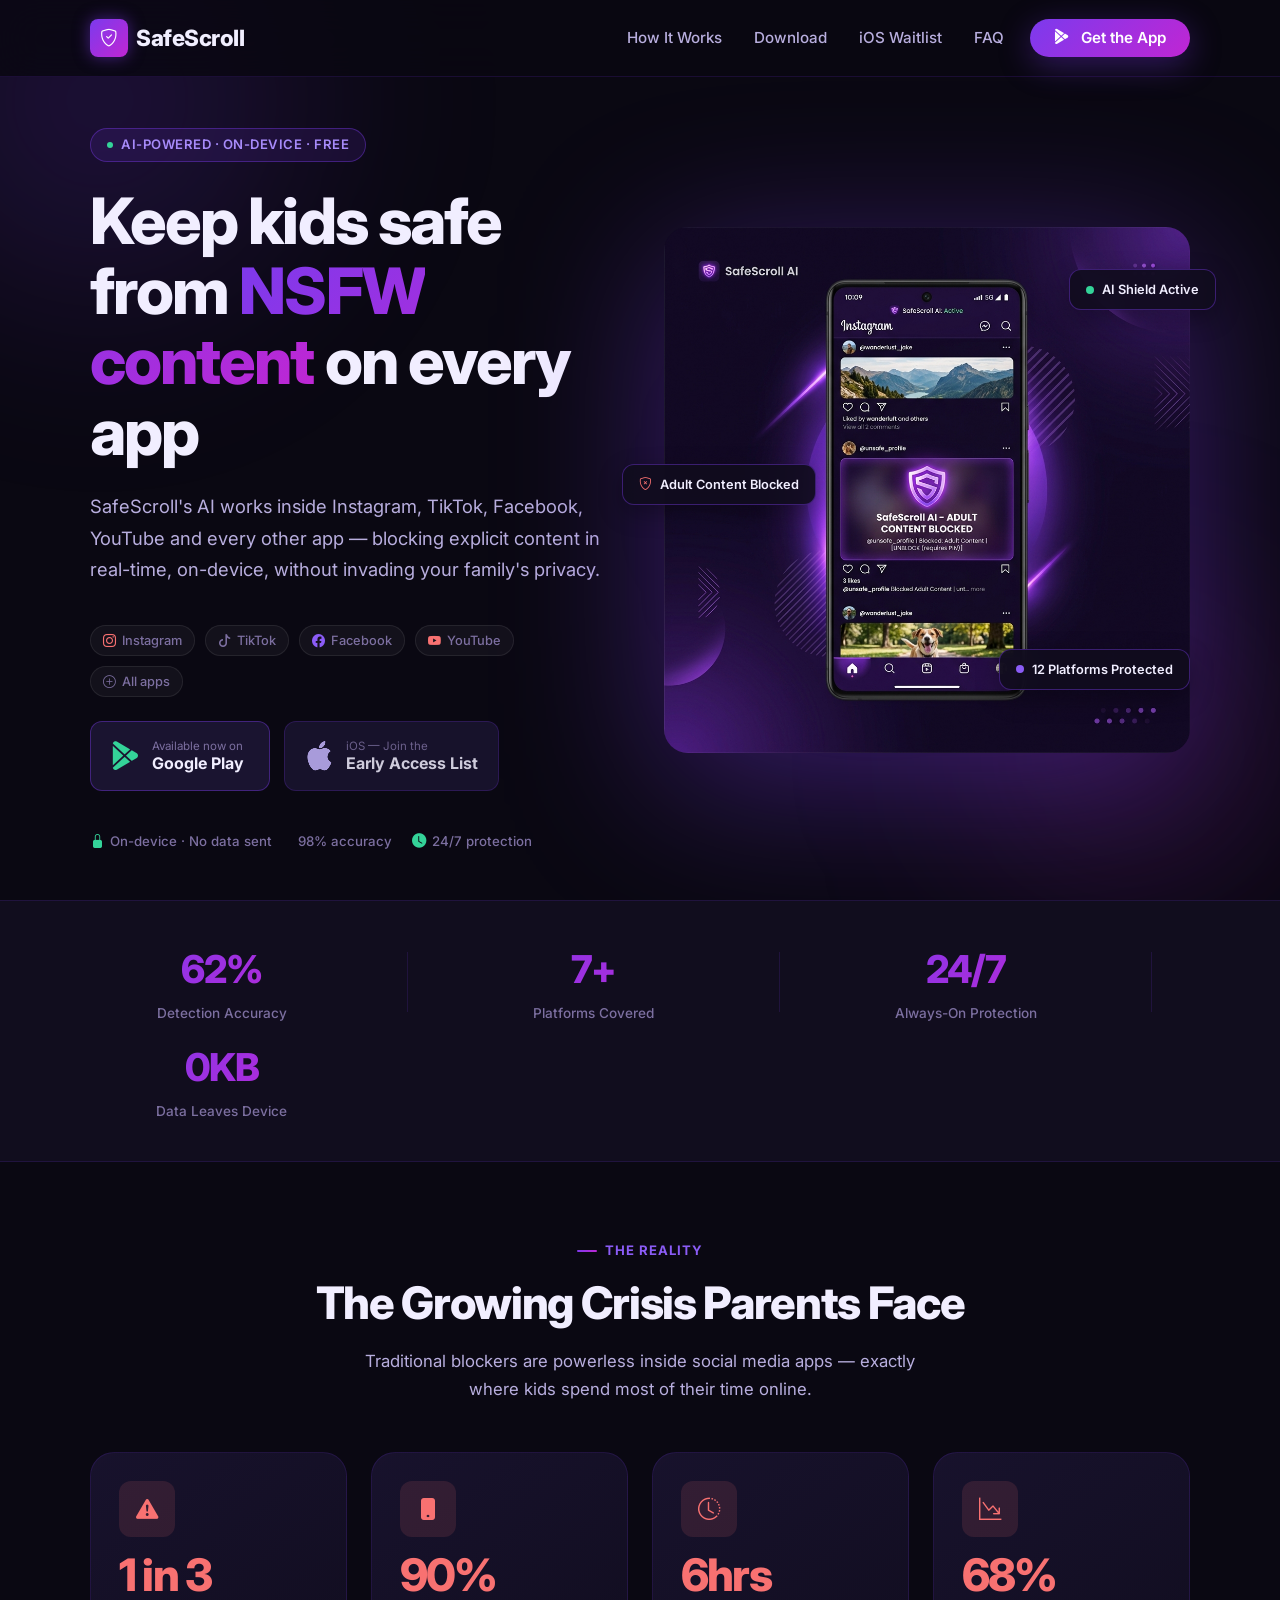
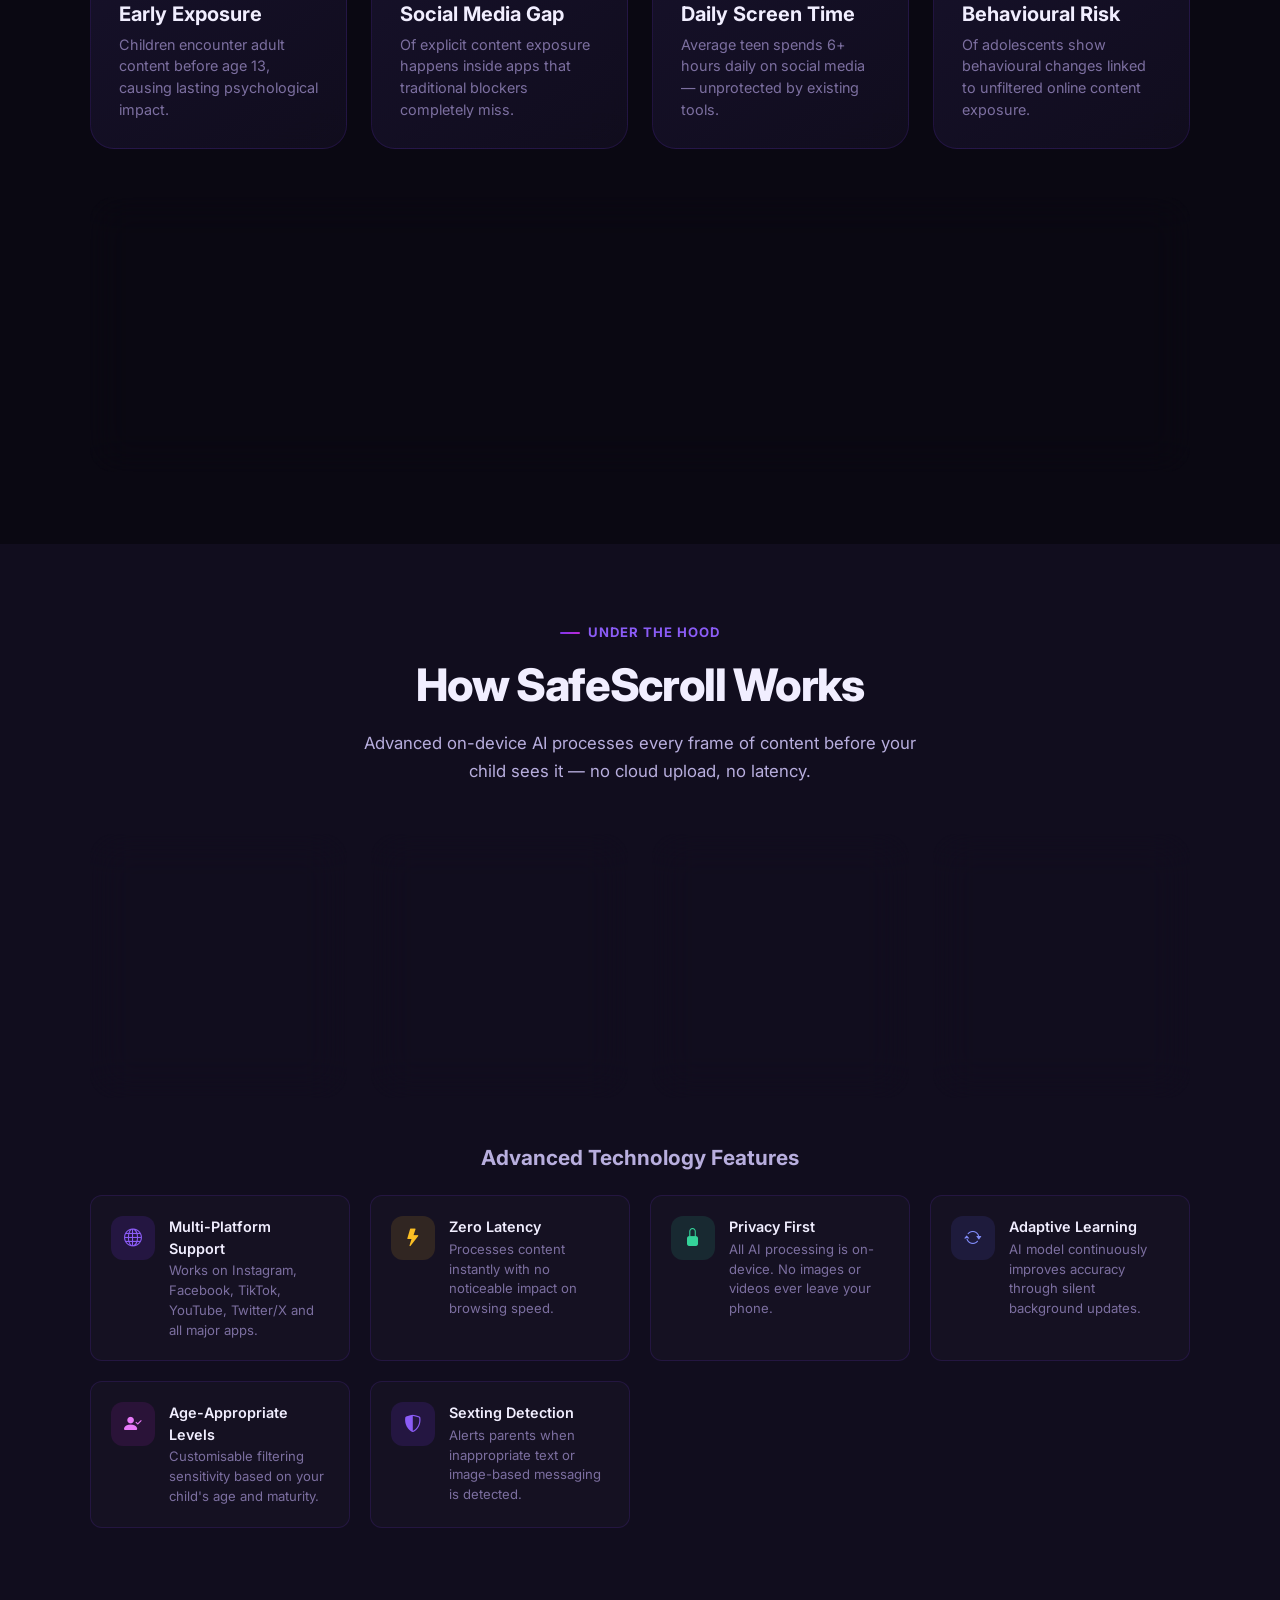
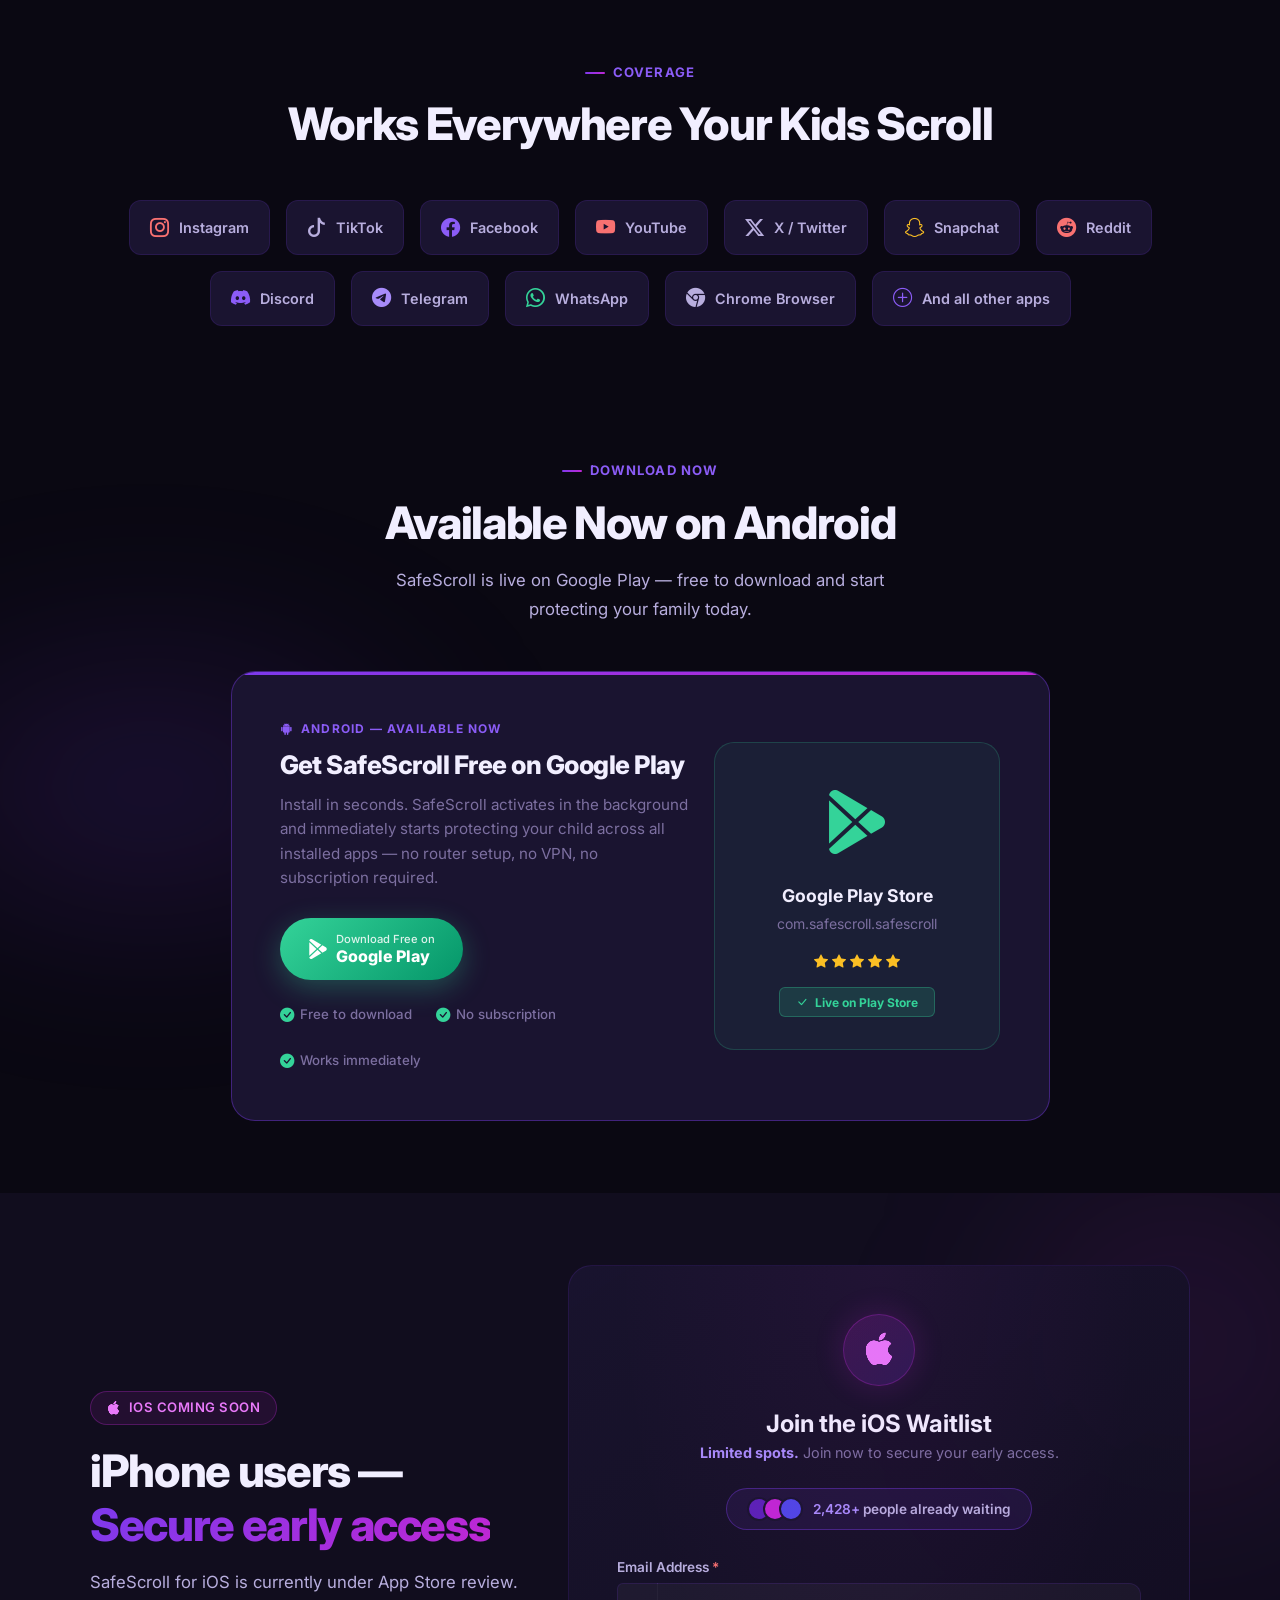
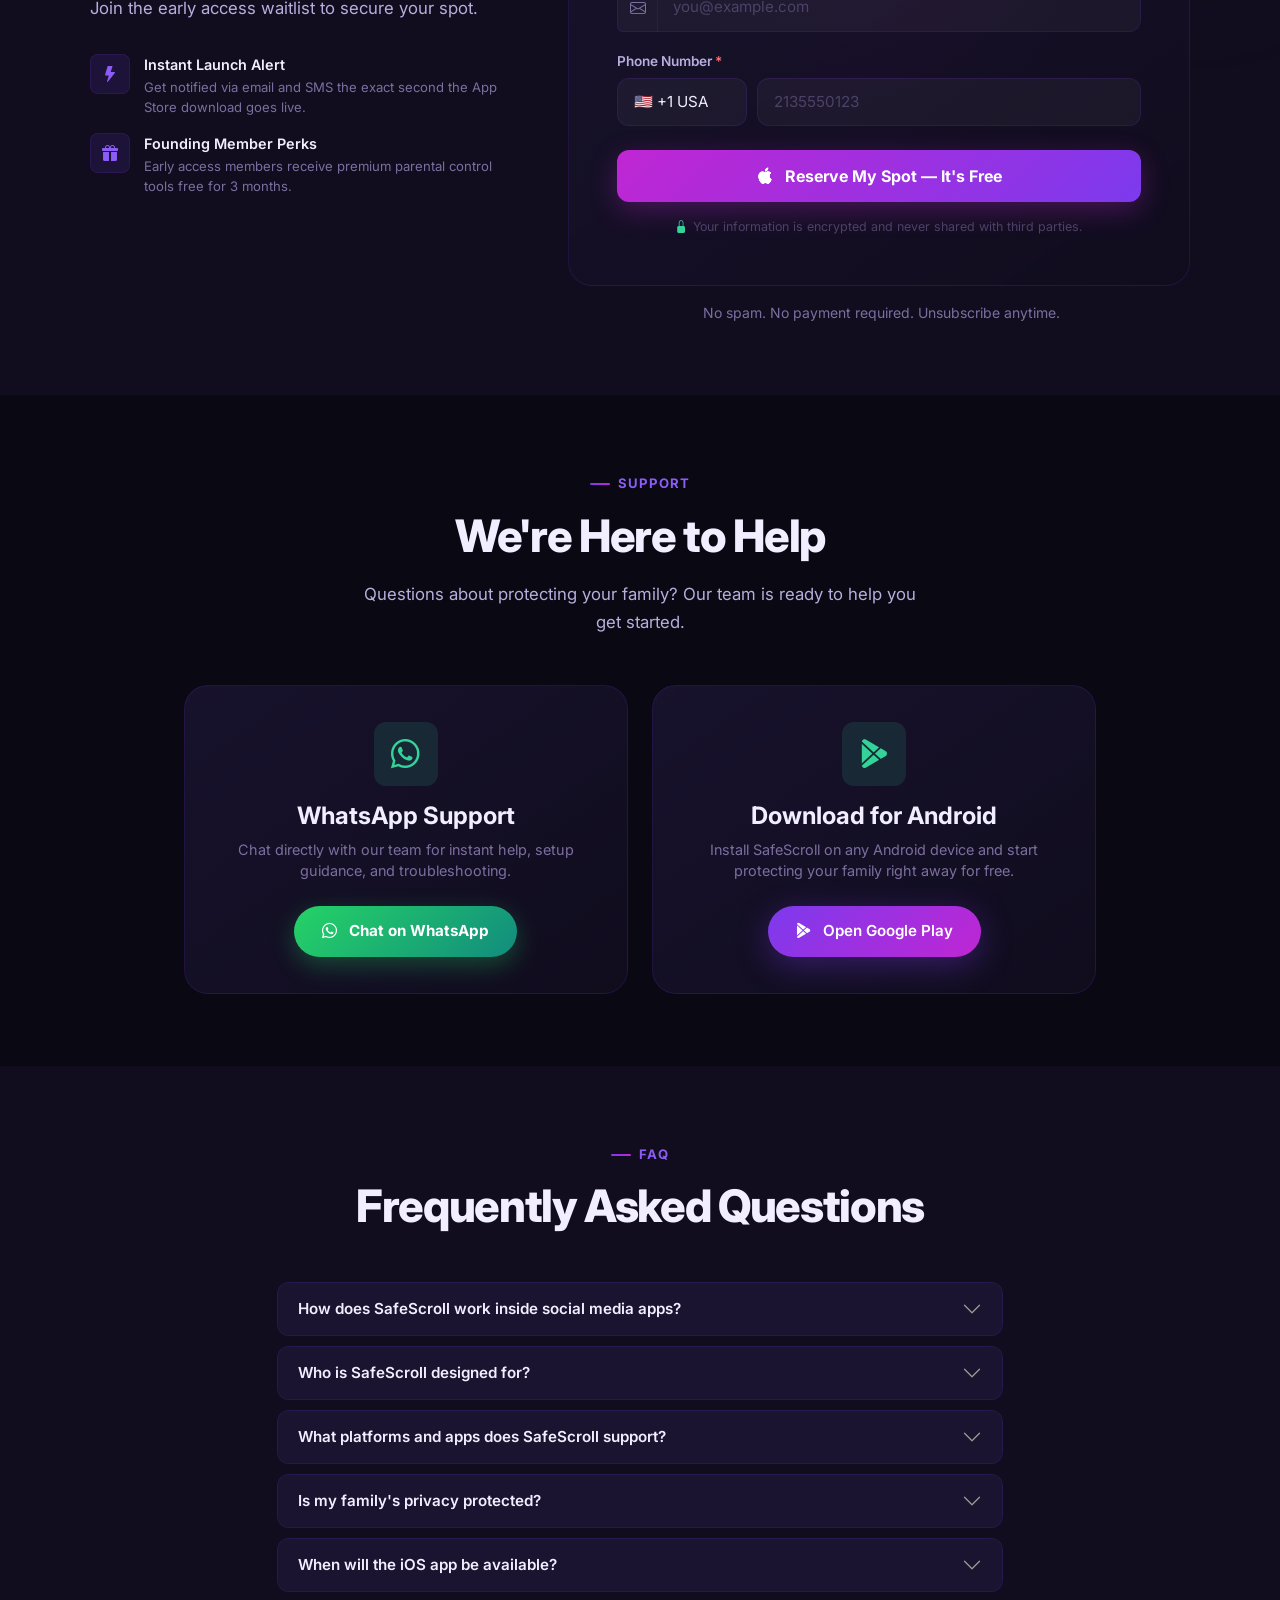
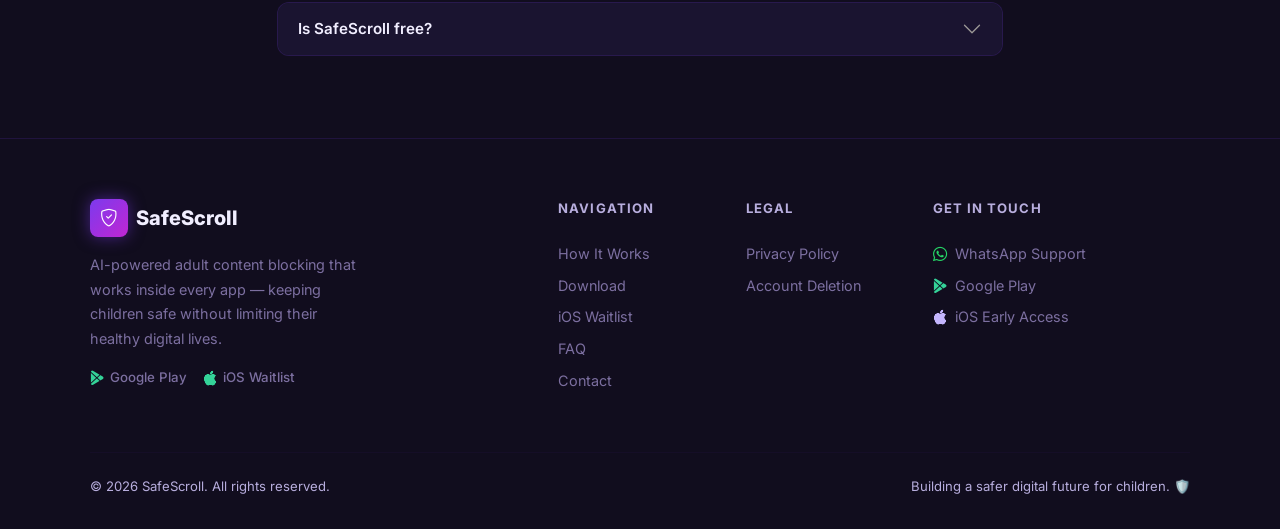
<file: index.html>
<!DOCTYPE html>
<html lang="en">

<head>
    <!-- Google Analytics -->
    <script async src="https://www.googletagmanager.com/gtag/js?id=G-31B0C4S35J"></script>
    <script>
        window.dataLayer = window.dataLayer || [];
        function gtag() { dataLayer.push(arguments); }
        gtag('js', new Date());
        gtag('config', 'G-31B0C4S35J');
    </script>

    <meta charset="UTF-8">
    <meta name="viewport" content="width=device-width, initial-scale=1.0">
    <title>SafeScroll — AI Adult Content Blocker for Instagram, TikTok, YouTube & More</title>
    <meta name="description"
        content="SafeScroll uses on-device AI to block adult content in real-time across Instagram, Facebook, TikTok, YouTube and every app — keeping children safe without limiting healthy digital experiences. Download free on Google Play.">
    <meta name="author" content="SafeScroll">
    <meta name="theme-color" content="#0a0812">

    <!-- Open Graph -->
    <meta property="og:title" content="SafeScroll — AI Adult Content Blocker">
    <meta property="og:description"
        content="Real-time AI filtering that blocks adult content on Instagram, TikTok, Facebook, YouTube and all apps. Keep children safe without limiting healthy digital experiences.">
    <meta property="og:type" content="website">
    <meta property="og:url" content="https://safescroll.app">
    <meta property="og:image" content="https://safescroll.app/phone-mockup.png">

    <!-- Twitter -->
    <meta name="twitter:card" content="summary_large_image">
    <meta name="twitter:title" content="SafeScroll — AI Adult Content Blocker">
    <meta name="twitter:description"
        content="Block adult content across every app with on-device AI. Available now on Google Play.">
    <meta name="twitter:image" content="https://safescroll.app/phone-mockup.png">

    <!-- Google Fonts -->
    <link rel="preconnect" href="https://fonts.googleapis.com">
    <link rel="preconnect" href="https://fonts.gstatic.com" crossorigin>
    <link href="https://fonts.googleapis.com/css2?family=Inter:wght@400;500;600;700;800;900&display=swap"
        rel="stylesheet">

    <!-- Bootstrap CSS -->
    <link href="https://cdn.jsdelivr.net/npm/bootstrap@5.3.2/dist/css/bootstrap.min.css" rel="stylesheet">
    <!-- Bootstrap Icons -->
    <link rel="stylesheet" href="https://cdn.jsdelivr.net/npm/bootstrap-icons@1.11.1/font/bootstrap-icons.css">
    <!-- Custom CSS -->
    <link rel="stylesheet" href="styles.css">
    <!-- Favicon -->
    <link rel="icon" type="image/png" href="favicon.png">
    <link rel="apple-touch-icon" href="favicon.png">
</head>

<body>

    <!-- ═══════════════════════════════════════════
     NAVBAR
════════════════════════════════════════════ -->
    <nav class="navbar navbar-expand-lg fixed-top" id="mainNavbar">
        <div class="container">
            <a class="navbar-brand d-flex align-items-center gap-2" href="#">
                <div class="logo-icon">
                    <i class="bi bi-shield-check"></i>
                </div>
                <span>SafeScroll</span>
            </a>

            <button class="navbar-toggler" type="button" data-bs-toggle="collapse" data-bs-target="#navbarNav"
                aria-controls="navbarNav" aria-expanded="false" aria-label="Toggle navigation">
                <span class="navbar-toggler-icon"></span>
            </button>

            <div class="collapse navbar-collapse" id="navbarNav">
                <ul class="navbar-nav ms-auto align-items-center gap-1">
                    <li class="nav-item"><a class="nav-link" href="#how-it-works">How It Works</a></li>
                    <li class="nav-item"><a class="nav-link" href="#download">Download</a></li>
                    <li class="nav-item"><a class="nav-link" href="#ios-waitlist">iOS Waitlist</a></li>
                    <li class="nav-item"><a class="nav-link" href="#faq">FAQ</a></li>
                    <li class="nav-item ms-2">
                        <a href="https://play.google.com/store/apps/details?id=com.safescroll.safescroll&pcampaignid=web_share"
                            target="_blank" rel="noopener" id="nav-cta-btn"
                            class="btn btn-primary-violet btn-sm px-4 py-2">
                            <i class="bi bi-google-play me-2"></i>
                            <span>Get the App</span>
                        </a>
                    </li>
                </ul>
            </div>
        </div>
    </nav>


    <!-- ═══════════════════════════════════════════
     HERO
════════════════════════════════════════════ -->
    <section class="hero-section" id="hero">
        <!-- Background orbs -->
        <div class="bg-glow-orb orb-1"></div>
        <div class="bg-glow-orb orb-2"></div>
        <div class="bg-glow-orb orb-3"></div>

        <div class="container py-5">
            <div class="row align-items-center g-5">

                <!-- Left: Copy -->
                <div class="col-lg-6 fade-in-up">
                    <div class="hero-eyebrow">
                        <span class="dot"></span>
                        AI-Powered · On-Device · Free
                    </div>

                    <h1 class="hero-title">
                        Keep kids safe from
                        <span class="text-gradient">NSFW content</span>
                        on every app
                    </h1>

                    <p class="hero-subtitle">
                        SafeScroll's AI works inside Instagram, TikTok, Facebook, YouTube
                        and every other app — blocking explicit content in real-time, on-device,
                        without invading your family's privacy.
                    </p>

                    <!-- Platform pills -->
                    <div class="platform-pills mb-4">
                        <span class="platform-pill"><i class="bi bi-instagram text-danger"></i> Instagram</span>
                        <span class="platform-pill"><i class="bi bi-tiktok"></i> TikTok</span>
                        <span class="platform-pill"><i class="bi bi-facebook text-primary"></i> Facebook</span>
                        <span class="platform-pill"><i class="bi bi-youtube text-danger"></i> YouTube</span>
                        <span class="platform-pill"><i class="bi bi-plus-circle"></i> All apps</span>
                    </div>

                    <!-- CTA buttons -->
                    <div class="hero-cta-group">
                        <!-- Android – primary -->
                        <a href="https://play.google.com/store/apps/details?id=com.safescroll.safescroll&pcampaignid=web_share"
                            target="_blank" rel="noopener" id="hero-android-btn" class="store-badge">
                            <i class="bi bi-google-play store-badge-icon" style="color:#34d399;"></i>
                            <div class="store-badge-text">
                                <span class="store-badge-sub">Available now on</span>
                                <span class="store-badge-name">Google Play</span>
                            </div>
                        </a>

                        <!-- iOS – waitlist -->
                        <a href="#ios-waitlist" id="hero-ios-btn" class="store-badge ios-badge">
                            <i class="bi bi-apple store-badge-icon" style="color:#c4b5fd;"></i>
                            <div class="store-badge-text">
                                <span class="store-badge-sub">iOS — Join the</span>
                                <span class="store-badge-name">Early Access List</span>
                            </div>
                        </a>
                    </div>

                    <!-- Trust badges -->
                    <div class="hero-trust-row">
                        <span class="trust-badge"><i class="bi bi-lock-fill"></i> On-device · No data sent</span>
                        <span class="trust-badge"><i class="bi bi-shield-check-fill"></i> 98% accuracy</span>
                        <span class="trust-badge"><i class="bi bi-clock-fill"></i> 24/7 protection</span>
                    </div>
                </div>

                <!-- Right: Phone mockup -->
                <div class="col-lg-6 fade-in-up" style="transition-delay:0.2s;">
                    <div class="hero-image-wrapper">
                        <div class="hero-phone-glow"></div>
                        <img src="phone-mockup.png" alt="SafeScroll AI blocking adult content on Instagram"
                            class="hero-phone-img" fetchpriority="high">

                        <!-- Floating badges -->
                        <div class="hero-float-badge badge-top">
                            <span class="badge-dot-green"></span>
                            AI Shield Active
                        </div>
                        <div class="hero-float-badge badge-mid">
                            <i class="bi bi-shield-x" style="color:#f87171;"></i>
                            Adult Content Blocked
                        </div>
                        <div class="hero-float-badge badge-bottom">
                            <span class="badge-dot-violet"></span>
                            12 Platforms Protected
                        </div>
                    </div>
                </div>

            </div>
        </div>
    </section>


    <!-- ═══════════════════════════════════════════
     STATS STRIP
════════════════════════════════════════════ -->
    <div class="stats-strip">
        <div class="container">
            <div class="row align-items-center text-center g-3">
                <div class="col-6 col-md-3 stat-item fade-in-up">
                    <span class="stat-number" data-counter="98" data-suffix="%">0%</span>
                    <span class="stat-label">Detection Accuracy</span>
                </div>
                <div class="col d-none d-md-flex justify-content-center">
                    <div class="stat-divider"></div>
                </div>
                <div class="col-6 col-md-3 stat-item fade-in-up" style="transition-delay:0.1s;">
                    <span class="stat-number" data-counter="12" data-suffix="+">0+</span>
                    <span class="stat-label">Platforms Covered</span>
                </div>
                <div class="col d-none d-md-flex justify-content-center">
                    <div class="stat-divider"></div>
                </div>
                <div class="col-6 col-md-3 stat-item fade-in-up" style="transition-delay:0.2s;">
                    <span class="stat-number">24/7</span>
                    <span class="stat-label">Always-On Protection</span>
                </div>
                <div class="col d-none d-md-flex justify-content-center">
                    <div class="stat-divider"></div>
                </div>
                <div class="col-6 col-md-3 stat-item fade-in-up" style="transition-delay:0.3s;">
                    <span class="stat-number">0KB</span>
                    <span class="stat-label">Data Leaves Device</span>
                </div>
            </div>
        </div>
    </div>


    <!-- ═══════════════════════════════════════════
     PROBLEM SECTION
════════════════════════════════════════════ -->
    <section class="section-dark py-5" id="problem">
        <div class="container py-4">
            <div class="text-center mb-5 fade-in-up">
                <p class="section-eyebrow">The Reality</p>
                <h2 class="section-title">The Growing Crisis Parents Face</h2>
                <p class="section-desc">
                    Traditional blockers are powerless inside social media apps — exactly where kids spend most of their
                    time online.
                </p>
            </div>

            <div class="row g-4">
                <div class="col-sm-6 col-lg-3 fade-in-up">
                    <div class="glass-card problem-card">
                        <div class="card-icon-wrap card-icon-red mb-3">
                            <i class="bi bi-exclamation-triangle-fill"></i>
                        </div>
                        <div class="problem-stat-highlight">1 in 3</div>
                        <h5 class="fw-bold mb-2">Early Exposure</h5>
                        <p class="text-muted mb-0" style="font-size:0.9rem;">Children encounter adult content before age
                            13, causing lasting psychological impact.</p>
                    </div>
                </div>

                <div class="col-sm-6 col-lg-3 fade-in-up" style="transition-delay:0.1s;">
                    <div class="glass-card problem-card">
                        <div class="card-icon-wrap card-icon-red mb-3">
                            <i class="bi bi-phone-fill"></i>
                        </div>
                        <div class="problem-stat-highlight">90%</div>
                        <h5 class="fw-bold mb-2">Social Media Gap</h5>
                        <p class="text-muted mb-0" style="font-size:0.9rem;">Of explicit content exposure happens inside
                            apps that traditional blockers completely miss.</p>
                    </div>
                </div>

                <div class="col-sm-6 col-lg-3 fade-in-up" style="transition-delay:0.2s;">
                    <div class="glass-card problem-card">
                        <div class="card-icon-wrap card-icon-red mb-3">
                            <i class="bi bi-clock-history"></i>
                        </div>
                        <div class="problem-stat-highlight">6hrs</div>
                        <h5 class="fw-bold mb-2">Daily Screen Time</h5>
                        <p class="text-muted mb-0" style="font-size:0.9rem;">Average teen spends 6+ hours daily on
                            social media — unprotected by existing tools.</p>
                    </div>
                </div>

                <div class="col-sm-6 col-lg-3 fade-in-up" style="transition-delay:0.3s;">
                    <div class="glass-card problem-card">
                        <div class="card-icon-wrap card-icon-red mb-3">
                            <i class="bi bi-graph-down-arrow"></i>
                        </div>
                        <div class="problem-stat-highlight">68%</div>
                        <h5 class="fw-bold mb-2">Behavioural Risk</h5>
                        <p class="text-muted mb-0" style="font-size:0.9rem;">Of adolescents show behavioural changes
                            linked to unfiltered online content exposure.</p>
                    </div>
                </div>
            </div>

            <!-- Callout -->
            <div class="glass-card mt-5 p-4 p-md-5 text-center fade-in-up" style="border-color:rgba(124,58,237,0.3);">
                <i class="bi bi-quote" style="font-size:3rem; color:var(--violet-700);"></i>
                <blockquote class="fs-5 fw-semibold mt-2 mb-3" style="color:var(--text-secondary);">
                    "Traditional NSFW blockers are obsolete in the age of social media. Kids need protection
                    <em>inside</em> the apps they actually use."
                </blockquote>
                <p class="text-muted small mb-0">— Digital Safety Research Institute</p>
            </div>
        </div>
    </section>


    <!-- ═══════════════════════════════════════════
     HOW IT WORKS
════════════════════════════════════════════ -->
    <section class="section-surface py-5" id="how-it-works">
        <div class="container py-4">
            <div class="text-center mb-5 fade-in-up">
                <p class="section-eyebrow">Under the Hood</p>
                <h2 class="section-title">How SafeScroll Works</h2>
                <p class="section-desc">
                    Advanced on-device AI processes every frame of content before your child sees it — no cloud upload,
                    no latency.
                </p>
            </div>

            <div class="row g-4 mb-5">
                <!-- Step 1 -->
                <div class="col-md-6 col-lg-3 fade-in-up">
                    <div class="glass-card step-card">
                        <div class="d-flex align-items-center gap-3 mb-4">
                            <div class="step-number-badge">1</div>
                            <div class="card-icon-wrap card-icon-violet">
                                <i class="bi bi-radar"></i>
                            </div>
                        </div>
                        <h5 class="fw-bold mb-2">Real-Time Scanning</h5>
                        <p class="text-muted mb-0" style="font-size:0.9rem;">
                            AI monitors social media feeds as content loads — scanning every image, video, and text in
                            milliseconds.
                        </p>
                    </div>
                </div>

                <!-- Step 2 -->
                <div class="col-md-6 col-lg-3 fade-in-up" style="transition-delay:0.1s;">
                    <div class="glass-card step-card">
                        <div class="d-flex align-items-center gap-3 mb-4">
                            <div class="step-number-badge">2</div>
                            <div class="card-icon-wrap card-icon-indigo">
                                <i class="bi bi-cpu-fill"></i>
                            </div>
                        </div>
                        <h5 class="fw-bold mb-2">AI Analysis</h5>
                        <p class="text-muted mb-0" style="font-size:0.9rem;">
                            Lightweight on-device ML model classifies content with 98% accuracy — entirely offline, zero
                            data leakage.
                        </p>
                    </div>
                </div>

                <!-- Step 3 -->
                <div class="col-md-6 col-lg-3 fade-in-up" style="transition-delay:0.2s;">
                    <div class="glass-card step-card">
                        <div class="d-flex align-items-center gap-3 mb-4">
                            <div class="step-number-badge">3</div>
                            <div class="card-icon-wrap card-icon-fuchsia">
                                <i class="bi bi-shield-x"></i>
                            </div>
                        </div>
                        <h5 class="fw-bold mb-2">Instant Blocking</h5>
                        <p class="text-muted mb-0" style="font-size:0.9rem;">
                            Harmful content is replaced by a safe placeholder before it ever reaches the screen —
                            seamlessly.
                        </p>
                    </div>
                </div>

                <!-- Step 4 -->
                <div class="col-md-6 col-lg-3 fade-in-up" style="transition-delay:0.3s;">
                    <div class="glass-card step-card">
                        <div class="d-flex align-items-center gap-3 mb-4">
                            <div class="step-number-badge">4</div>
                            <div class="card-icon-wrap card-icon-green">
                                <i class="bi bi-bell-fill"></i>
                            </div>
                        </div>
                        <h5 class="fw-bold mb-2">Parent Alerts</h5>
                        <p class="text-muted mb-0" style="font-size:0.9rem;">
                            You get a real-time notification every time inappropriate content is detected and blocked.
                        </p>
                    </div>
                </div>
            </div>

            <!-- Feature grid -->
            <h3 class="text-center fw-bold mb-4 fade-in-up" style="font-size:1.3rem; color:var(--text-secondary);">
                Advanced Technology Features
            </h3>
            <div class="feature-row fade-in-up">
                <div class="feature-item">
                    <div class="card-icon-wrap card-icon-violet"
                        style="width:44px;height:44px;font-size:1.1rem;flex-shrink:0;">
                        <i class="bi bi-globe"></i>
                    </div>
                    <div>
                        <div class="perk-title">Multi-Platform Support</div>
                        <p class="perk-desc">Works on Instagram, Facebook, TikTok, YouTube, Twitter/X and all major
                            apps.</p>
                    </div>
                </div>
                <div class="feature-item">
                    <div class="card-icon-wrap card-icon-amber"
                        style="width:44px;height:44px;font-size:1.1rem;flex-shrink:0;">
                        <i class="bi bi-lightning-fill"></i>
                    </div>
                    <div>
                        <div class="perk-title">Zero Latency</div>
                        <p class="perk-desc">Processes content instantly with no noticeable impact on browsing speed.
                        </p>
                    </div>
                </div>
                <div class="feature-item">
                    <div class="card-icon-wrap card-icon-green"
                        style="width:44px;height:44px;font-size:1.1rem;flex-shrink:0;">
                        <i class="bi bi-lock-fill"></i>
                    </div>
                    <div>
                        <div class="perk-title">Privacy First</div>
                        <p class="perk-desc">All AI processing is on-device. No images or videos ever leave your phone.
                        </p>
                    </div>
                </div>
                <div class="feature-item">
                    <div class="card-icon-wrap card-icon-indigo"
                        style="width:44px;height:44px;font-size:1.1rem;flex-shrink:0;">
                        <i class="bi bi-arrow-repeat"></i>
                    </div>
                    <div>
                        <div class="perk-title">Adaptive Learning</div>
                        <p class="perk-desc">AI model continuously improves accuracy through silent background updates.
                        </p>
                    </div>
                </div>
                <div class="feature-item">
                    <div class="card-icon-wrap card-icon-fuchsia"
                        style="width:44px;height:44px;font-size:1.1rem;flex-shrink:0;">
                        <i class="bi bi-person-check-fill"></i>
                    </div>
                    <div>
                        <div class="perk-title">Age-Appropriate Levels</div>
                        <p class="perk-desc">Customisable filtering sensitivity based on your child's age and maturity.
                        </p>
                    </div>
                </div>
                <div class="feature-item">
                    <div class="card-icon-wrap card-icon-violet"
                        style="width:44px;height:44px;font-size:1.1rem;flex-shrink:0;">
                        <i class="bi bi-shield-shaded"></i>
                    </div>
                    <div>
                        <div class="perk-title">Sexting Detection</div>
                        <p class="perk-desc">Alerts parents when inappropriate text or image-based messaging is
                            detected.</p>
                    </div>
                </div>
            </div>
        </div>
    </section>


    <!-- ═══════════════════════════════════════════
     PLATFORM SUPPORT
════════════════════════════════════════════ -->
    <section class="section-dark py-5">
        <div class="container py-2">
            <div class="text-center mb-5 fade-in-up">
                <p class="section-eyebrow">Coverage</p>
                <h2 class="section-title">Works Everywhere Your Kids Scroll</h2>
            </div>
            <div class="platform-grid fade-in-up">
                <div class="platform-chip"><i class="bi bi-instagram text-danger"></i> Instagram</div>
                <div class="platform-chip"><i class="bi bi-tiktok"></i> TikTok</div>
                <div class="platform-chip"><i class="bi bi-facebook text-primary"></i> Facebook</div>
                <div class="platform-chip"><i class="bi bi-youtube text-danger"></i> YouTube</div>
                <div class="platform-chip"><i class="bi bi-twitter-x"></i> X / Twitter</div>
                <div class="platform-chip"><i class="bi bi-snapchat text-warning"></i> Snapchat</div>
                <div class="platform-chip"><i class="bi bi-reddit text-danger"></i> Reddit</div>
                <div class="platform-chip"><i class="bi bi-discord text-primary"></i> Discord</div>
                <div class="platform-chip"><i class="bi bi-telegram text-info"></i> Telegram</div>
                <div class="platform-chip"><i class="bi bi-whatsapp text-success"></i> WhatsApp</div>
                <div class="platform-chip"><i class="bi bi-browser-chrome"></i> Chrome Browser</div>
                <div class="platform-chip"><i class="bi bi-plus-circle" style="color:var(--violet-400);"></i> And all
                    other apps</div>
            </div>
        </div>
    </section>


    <!-- ═══════════════════════════════════════════
     DOWNLOAD — ANDROID (Primary)
════════════════════════════════════════════ -->
    <section class="download-section py-5" id="download">
        <div class="bg-glow-orb orb-1"></div>
        <div class="container py-4 position-relative" style="z-index:1;">
            <div class="text-center mb-5 fade-in-up">
                <p class="section-eyebrow">Download Now</p>
                <h2 class="section-title">Available Now on Android</h2>
                <p class="section-desc">
                    SafeScroll is live on Google Play — free to download and start protecting your family today.
                </p>
            </div>

            <div class="row justify-content-center">
                <div class="col-lg-9 fade-in-up">
                    <div class="download-card">
                        <div class="row align-items-center g-4">
                            <div class="col-md-7">
                                <div class="download-platform-label">
                                    <i class="bi bi-android2 me-1"></i> Android — Available Now
                                </div>
                                <h3 class="download-title">Get SafeScroll Free on Google Play</h3>
                                <p class="download-desc">
                                    Install in seconds. SafeScroll activates in the background and immediately starts
                                    protecting your child across all installed apps — no router setup, no VPN, no
                                    subscription required.
                                </p>

                                <div class="d-flex flex-column flex-sm-row gap-3">
                                    <a href="https://play.google.com/store/apps/details?id=com.safescroll.safescroll&pcampaignid=web_share"
                                        target="_blank" rel="noopener" id="download-android-btn"
                                        class="btn download-btn-android btn-lg d-inline-flex align-items-center gap-2">
                                        <i class="bi bi-google-play fs-5"></i>
                                        <div class="text-start lh-sm">
                                            <div style="font-size:0.7rem;font-weight:500;opacity:0.85;">Download Free on
                                            </div>
                                            <div style="font-size:1rem;font-weight:800;">Google Play</div>
                                        </div>
                                    </a>
                                </div>

                                <div class="d-flex flex-wrap gap-4 mt-4">
                                    <div class="trust-badge"><i class="bi bi-check-circle-fill text-success"></i> Free
                                        to download</div>
                                    <div class="trust-badge"><i class="bi bi-check-circle-fill text-success"></i> No
                                        subscription</div>
                                    <div class="trust-badge"><i class="bi bi-check-circle-fill text-success"></i> Works
                                        immediately</div>
                                </div>
                            </div>

                            <div class="col-md-5 text-center">
                                <div
                                    style="background:rgba(52,211,153,0.06); border:1px solid rgba(52,211,153,0.2); border-radius:20px; padding:32px 24px;">
                                    <div style="font-size:4rem; margin-bottom:12px;">
                                        <i class="bi bi-google-play" style="color:#34d399;"></i>
                                    </div>
                                    <div class="fw-bold mb-1" style="color:var(--text-primary); font-size:1.1rem;">
                                        Google Play Store</div>
                                    <div class="text-muted small mb-3">com.safescroll.safescroll</div>
                                    <div class="d-flex justify-content-center gap-1 mb-3">
                                        <i class="bi bi-star-fill text-warning small"></i>
                                        <i class="bi bi-star-fill text-warning small"></i>
                                        <i class="bi bi-star-fill text-warning small"></i>
                                        <i class="bi bi-star-fill text-warning small"></i>
                                        <i class="bi bi-star-fill text-warning small"></i>
                                    </div>
                                    <span class="badge bg-success px-3 py-2">
                                        <i class="bi bi-check-lg me-1"></i> Live on Play Store
                                    </span>
                                </div>
                            </div>
                        </div>
                    </div>
                </div>
            </div>
        </div>
    </section>


    <!-- ═══════════════════════════════════════════
     iOS WAITLIST
════════════════════════════════════════════ -->
    <section class="waitlist-section py-5" id="ios-waitlist">
        <div class="bg-glow-orb orb-1"></div>
        <div class="container py-4 position-relative" style="z-index:1;">

            <div class="row align-items-center g-5">

                <!-- Left: Perks -->
                <div class="col-lg-5 fade-in-up">
                    <div class="waitlist-badge">
                        <i class="bi bi-apple"></i>
                        iOS Coming Soon
                    </div>

                    <h2 class="section-title mb-3">
                        iPhone users —<br>
                        <span class="text-gradient">Secure early access</span>
                    </h2>

                    <p style="color:var(--text-secondary); line-height:1.6; margin-bottom:2rem; font-size:1.05rem;">
                        SafeScroll for iOS is currently under App Store review. Join the early access waitlist to secure
                        your spot.
                    </p>

                    <div class="waitlist-perks">
                        <div class="perk-item">
                            <div class="perk-icon"><i class="bi bi-lightning-fill"></i></div>
                            <div>
                                <div class="perk-title">Instant Launch Alert</div>
                                <p class="perk-desc">Get notified via email and SMS the exact second the App Store
                                    download goes live.</p>
                            </div>
                        </div>

                        <div class="perk-item">
                            <div class="perk-icon"><i class="bi bi-gift-fill"></i></div>
                            <div>
                                <div class="perk-title">Founding Member Perks</div>
                                <p class="perk-desc">Early access members receive premium parental control tools free
                                    for 3 months.</p>
                            </div>
                        </div>
                    </div>
                </div>

                <!-- Right: Form -->
                <div class="col-lg-7 fade-in-up" style="transition-delay:0.2s;">
                    <div class="waitlist-card" id="waitlist-card">
                        <!-- Lock icon -->
                        <div class="waitlist-lock-icon">
                            <i class="bi bi-apple"></i>
                        </div>

                        <h3 class="text-center fw-bold mb-1" style="font-size:1.5rem;">Join the iOS Waitlist</h3>
                        <p class="text-center text-muted mb-4" style="font-size:0.9rem;">
                            <strong style="color:var(--violet-300);">Limited spots.</strong> Join now to secure your
                            early access.
                        </p>

                        <!-- Counter badge -->
                        <div class="text-center mb-4">
                            <div
                                style="display:inline-flex; align-items:center; gap:10px; background:rgba(124,58,237,0.1); border:1px solid var(--border-glow); border-radius:var(--radius-full); padding:8px 20px;">
                                <div style="display:flex; gap:-4px;">
                                    <span
                                        style="width:24px;height:24px;border-radius:50%;background:var(--violet-700);border:2px solid var(--bg-elevated);display:inline-block;"></span>
                                    <span
                                        style="width:24px;height:24px;border-radius:50%;background:var(--accent-fuchsia);border:2px solid var(--bg-elevated);display:inline-block;margin-left:-8px;"></span>
                                    <span
                                        style="width:24px;height:24px;border-radius:50%;background:var(--accent-indigo);border:2px solid var(--bg-elevated);display:inline-block;margin-left:-8px;"></span>
                                </div>
                                <span style="font-size:0.85rem; font-weight:600; color:var(--text-secondary);">
                                    <span style="color:var(--violet-300);" id="waitlist-count">2,400+</span> people
                                    already waiting
                                </span>
                            </div>
                        </div>

                        <!-- Form -->
                        <form id="waitlistForm" class="waitlist-form" novalidate>
                            <!-- Email -->
                            <div class="mb-3">
                                <label for="waitlist-email" class="form-label">Email Address <span
                                        style="color:#f87171;">*</span></label>
                                <div class="input-group">
                                    <span class="input-group-text"
                                        style="background:rgba(255,255,255,0.04); border:1px solid var(--border-subtle); border-right:none; color:var(--text-muted);">
                                        <i class="bi bi-envelope"></i>
                                    </span>
                                    <input type="email" class="form-control" id="waitlist-email"
                                        placeholder="you@example.com" required style="border-left:none;">
                                </div>
                                <div class="invalid-feedback">Please enter a valid email address.</div>
                            </div>

                            <!-- Phone with country code -->
                            <div class="mb-4">
                                <label class="form-label">Phone Number <span style="color:#f87171;">*</span></label>
                                <div class="phone-input-group">
                                    <div class="country-select">
                                        <select class="form-select" id="waitlist-country-code" required>
                                            <option value="+1">🇺🇸 +1 USA</option>
                                            <option value="+1-ca">🇨🇦 +1 Canada</option>
                                            <option value="+44">🇬🇧 +44 UK</option>
                                            <option value="+61">🇦🇺 +61 Australia</option>
                                            <option value="+971">🇦🇪 +971 UAE</option>
                                            <option value="+966">🇸🇦 +966 Saudi Arabia</option>
                                            <option value="+90">🇹🇷 +90 Turkey</option>
                                            <option value="+972">🇮🇱 +972 Israel</option>
                                            <option value="+65">🇸🇬 +65 Singapore</option>
                                            <option value="+60">🇲🇾 +60 Malaysia</option>
                                            <option value="+64">🇳🇿 +64 New Zealand</option>
                                            <option value="+27">🇿🇦 +27 South Africa</option>
                                            <option value="+49">🇩🇪 +49 Germany</option>
                                            <option value="+48">🇵🇱 +48 Poland</option>
                                            <option value="+353">🇮🇪 +353 Ireland</option>
                                            <option value="+33">🇫🇷 +33 France</option>
                                            <option value="+39">🇮🇹 +39 Italy</option>
                                            <option value="+34">🇪🇸 +34 Spain</option>
                                            <option value="+31">🇳🇱 +31 Netherlands</option>
                                            <option value="+55">🇧🇷 +55 Brazil</option>
                                            <option value="+52">🇲🇽 +52 Mexico</option>
                                            <option value="+57">🇨🇴 +57 Colombia</option>
                                            <option value="+54">🇦🇷 +54 Argentina</option>
                                            <option value="+81">🇯🇵 +81 Japan</option>
                                            <option value="+82">🇰🇷 +82 South Korea</option>
                                            <option value="+84">🇻🇳 +84 Vietnam</option>
                                            <option value="+86">🇨🇳 +86 China</option>
                                            <option value="+92">🇵🇰 +92 Pakistan</option>
                                            <option value="+880">🇧🇩 +880 Bangladesh</option>
                                            <option value="+94">🇱🇰 +94 Sri Lanka</option>
                                            <option value="+977">🇳🇵 +977 Nepal</option>
                                            <option value="+91">🇮🇳 +91 India</option>
                                            <option value="+62">🇮🇩 +62 Indonesia</option>
                                            <option value="+66">🇹🇭 +66 Thailand</option>
                                            <option value="+63">🇵🇭 +63 Philippines</option>
                                            <option value="+20">🇪🇬 +20 Egypt</option>
                                            <option value="+234">🇳🇬 +234 Nigeria</option>
                                            <option value="+254">🇰🇪 +254 Kenya</option>
                                            <option value="other">🌍 Other (Include Country Code)</option>
                                        </select>
                                    </div>
                                    <input type="tel" class="form-control phone-number" id="waitlist-phone"
                                        placeholder="2135550123" required>
                                </div>
                                <div class="invalid-feedback">Please enter a valid phone number.</div>
                            </div>

                            <!-- Submit -->
                            <button type="submit" class="btn btn-waitlist-submit" id="waitlist-submit-btn">
                                <i class="bi bi-apple me-2"></i>
                                Reserve My Spot — It's Free
                            </button>

                            <!-- Security note -->
                            <div class="security-note">
                                <i class="bi bi-lock-fill"></i>
                                <span>Your information is encrypted and never shared with third parties.</span>
                            </div>
                        </form>

                        <!-- Success state -->
                        <div class="waitlist-success" id="waitlistSuccess">
                            <div class="success-icon">
                                <i class="bi bi-check-lg"></i>
                            </div>
                            <h4 class="fw-bold mb-2">You're on the list! 🎉</h4>
                            <p class="text-muted mb-3">
                                We'll notify you the moment SafeScroll for iOS launches. Keep an eye on your email and
                                phone.
                            </p>
                            <div
                                style="background:rgba(52,211,153,0.08); border:1px solid rgba(52,211,153,0.25); border-radius:var(--radius-md); padding:16px 20px; font-size:0.85rem; color:var(--text-secondary);">
                                <i class="bi bi-shield-check text-success me-2"></i>
                                <strong>What happens next:</strong> You'll receive a confirmation message shortly. When
                                iOS launches, you get priority download access before the general public.
                            </div>
                        </div>
                    </div>

                    <!-- Social proof below card -->
                    <div class="text-center mt-3">
                        <p class="text-muted small mb-0">
                            <i class="bi bi-shield-check-fill text-success me-1"></i>
                            No spam. No payment required. Unsubscribe anytime.
                        </p>
                    </div>
                </div>

            </div>
        </div>
    </section>


    <!-- ═══════════════════════════════════════════
     CONTACT / SUPPORT
════════════════════════════════════════════ -->
    <section class="section-dark py-5" id="contact">
        <div class="container py-4">
            <div class="text-center mb-5 fade-in-up">
                <p class="section-eyebrow">Support</p>
                <h2 class="section-title">We're Here to Help</h2>
                <p class="section-desc">
                    Questions about protecting your family? Our team is ready to help you get started.
                </p>
            </div>

            <div class="row justify-content-center g-4">
                <div class="col-md-5 fade-in-up">
                    <div class="glass-card contact-card">
                        <div class="card-icon-wrap card-icon-green mx-auto mb-3"
                            style="width:64px;height:64px;font-size:1.8rem;">
                            <i class="bi bi-whatsapp"></i>
                        </div>
                        <h4 class="fw-bold mb-2">WhatsApp Support</h4>
                        <p class="text-muted mb-4" style="font-size:0.9rem;">Chat directly with our team for instant
                            help, setup guidance, and troubleshooting.</p>
                        <a href="https://wa.me/9363717887?text=Hi%21%20I%27m%20interested%20in%20SafeScroll%20and%20would%20like%20to%20know%20more."
                            target="_blank" rel="noopener" id="whatsapp-btn" class="btn btn-whatsapp">
                            <i class="bi bi-whatsapp me-2"></i> Chat on WhatsApp
                        </a>
                    </div>
                </div>

                <div class="col-md-5 fade-in-up" style="transition-delay:0.1s;">
                    <div class="glass-card contact-card">
                        <div class="card-icon-wrap card-icon-green mx-auto mb-3"
                            style="width:64px;height:64px;font-size:1.8rem; background:rgba(52,211,153,0.12); color:#34d399;">
                            <i class="bi bi-google-play"></i>
                        </div>
                        <h4 class="fw-bold mb-2">Download for Android</h4>
                        <p class="text-muted mb-4" style="font-size:0.9rem;">Install SafeScroll on any Android device
                            and start protecting your family right away for free.</p>
                        <a href="https://play.google.com/store/apps/details?id=com.safescroll.safescroll&pcampaignid=web_share"
                            target="_blank" rel="noopener" id="contact-android-btn" class="btn btn-primary-violet">
                            <i class="bi bi-google-play me-2"></i>
                            <span>Open Google Play</span>
                        </a>
                    </div>
                </div>
            </div>
        </div>
    </section>


    <!-- ═══════════════════════════════════════════
     FAQ
════════════════════════════════════════════ -->
    <section class="section-surface py-5" id="faq">
        <div class="container py-4">
            <div class="text-center mb-5 fade-in-up">
                <p class="section-eyebrow">FAQ</p>
                <h2 class="section-title">Frequently Asked Questions</h2>
            </div>

            <div class="row justify-content-center">
                <div class="col-lg-8 fade-in-up">
                    <div class="accordion" id="faqAccordion">

                        <div class="accordion-item">
                            <h2 class="accordion-header">
                                <button class="accordion-button collapsed" type="button" data-bs-toggle="collapse"
                                    data-bs-target="#faq1" id="faq-btn-1">
                                    How does SafeScroll work inside social media apps?
                                </button>
                            </h2>
                            <div id="faq1" class="accordion-collapse collapse" data-bs-parent="#faqAccordion">
                                <div class="accordion-body">
                                    SafeScroll uses Android's Accessibility Service to read on-screen content in real
                                    time. Our on-device AI analyses each image, video, and piece of text as it loads —
                                    and immediately replaces anything harmful with a safe placeholder. Everything
                                    happens on your phone; nothing is sent to our servers.
                                </div>
                            </div>
                        </div>

                        <div class="accordion-item">
                            <h2 class="accordion-header">
                                <button class="accordion-button collapsed" type="button" data-bs-toggle="collapse"
                                    data-bs-target="#faq2" id="faq-btn-2">
                                    Who is SafeScroll designed for?
                                </button>
                            </h2>
                            <div id="faq2" class="accordion-collapse collapse" data-bs-parent="#faqAccordion">
                                <div class="accordion-body">
                                    <strong style="color:var(--violet-300);">Parental Control version:</strong> For
                                    parents monitoring their child's device — includes social media filtering, sexting
                                    detection, and inappropriate image alerts sent directly to the parent.<br><br>
                                    <strong style="color:var(--violet-300);">Adult Self-Control version:</strong> For
                                    individuals who want to reduce their own exposure to adult content or addictive
                                    short-form video.
                                </div>
                            </div>
                        </div>

                        <div class="accordion-item">
                            <h2 class="accordion-header">
                                <button class="accordion-button collapsed" type="button" data-bs-toggle="collapse"
                                    data-bs-target="#faq3" id="faq-btn-3">
                                    What platforms and apps does SafeScroll support?
                                </button>
                            </h2>
                            <div id="faq3" class="accordion-collapse collapse" data-bs-parent="#faqAccordion">
                                <div class="accordion-body">
                                    SafeScroll works system-wide across all installed apps, including Instagram,
                                    Facebook, TikTok, YouTube, Twitter/X, Snapchat, Reddit, Discord, Telegram, WhatsApp,
                                    Chrome browser, and any other app that displays content on screen. Coverage grows
                                    with every update.
                                </div>
                            </div>
                        </div>

                        <div class="accordion-item">
                            <h2 class="accordion-header">
                                <button class="accordion-button collapsed" type="button" data-bs-toggle="collapse"
                                    data-bs-target="#faq4" id="faq-btn-4">
                                    Is my family's privacy protected?
                                </button>
                            </h2>
                            <div id="faq4" class="accordion-collapse collapse" data-bs-parent="#faqAccordion">
                                <div class="accordion-body">
                                    Absolutely. All content analysis happens locally on your device using an on-device
                                    AI model. No images, videos, text, or personal data are ever uploaded to our
                                    servers. Your family's privacy is our foundational design principle — not an
                                    afterthought.
                                </div>
                            </div>
                        </div>

                        <div class="accordion-item">
                            <h2 class="accordion-header">
                                <button class="accordion-button collapsed" type="button" data-bs-toggle="collapse"
                                    data-bs-target="#faq5" id="faq-btn-5">
                                    When will the iOS app be available?
                                </button>
                            </h2>
                            <div id="faq5" class="accordion-collapse collapse" data-bs-parent="#faqAccordion">
                                <div class="accordion-body">
                                    SafeScroll for iOS is currently under Apple App Store review. We expect it to launch
                                    soon. <a href="#ios-waitlist" style="color:var(--violet-300);">Join our iOS
                                        waitlist</a> to be notified the moment it goes live — waitlist members get
                                    priority early access.
                                </div>
                            </div>
                        </div>

                        <div class="accordion-item">
                            <h2 class="accordion-header">
                                <button class="accordion-button collapsed" type="button" data-bs-toggle="collapse"
                                    data-bs-target="#faq6" id="faq-btn-6">
                                    Is SafeScroll free?
                                </button>
                            </h2>
                            <div id="faq6" class="accordion-collapse collapse" data-bs-parent="#faqAccordion">
                                <div class="accordion-body">
                                    Yes — SafeScroll is free to download and use on Android. There are no hidden fees or
                                    mandatory subscriptions required to access core protection features.
                                </div>
                            </div>
                        </div>

                    </div>
                </div>
            </div>
        </div>
    </section>


    <!-- ═══════════════════════════════════════════
     FOOTER
════════════════════════════════════════════ -->
    <footer>
        <div class="container">
            <div class="row g-4">

                <!-- Brand -->
                <div class="col-lg-4">
                    <div class="d-flex align-items-center gap-2 mb-3">
                        <div class="logo-icon"><i class="bi bi-shield-check"></i></div>
                        <span class="footer-logo fs-5">SafeScroll</span>
                    </div>
                    <p style="font-size:0.9rem; color:var(--text-muted); line-height:1.7; max-width:280px;">
                        AI-powered adult content blocking that works inside every app — keeping children safe without
                        limiting their healthy digital lives.
                    </p>
                    <div class="d-flex gap-3 mt-3">
                        <a href="https://play.google.com/store/apps/details?id=com.safescroll.safescroll&pcampaignid=web_share"
                            target="_blank" rel="noopener" class="trust-badge" style="text-decoration:none;">
                            <i class="bi bi-google-play"></i> Google Play
                        </a>
                        <a href="#ios-waitlist" class="trust-badge" style="text-decoration:none;">
                            <i class="bi bi-apple"></i> iOS Waitlist
                        </a>
                    </div>
                </div>

                <!-- Links -->
                <div class="col-6 col-lg-2 offset-lg-1">
                    <div class="footer-heading">Navigation</div>
                    <ul class="list-unstyled" style="font-size:0.9rem; line-height:2.2;">
                        <li><a href="#how-it-works">How It Works</a></li>
                        <li><a href="#download">Download</a></li>
                        <li><a href="#ios-waitlist">iOS Waitlist</a></li>
                        <li><a href="#faq">FAQ</a></li>
                        <li><a href="#contact">Contact</a></li>
                    </ul>
                </div>

                <!-- Legal -->
                <div class="col-6 col-lg-2">
                    <div class="footer-heading">Legal</div>
                    <ul class="list-unstyled" style="font-size:0.9rem; line-height:2.2;">
                        <li><a href="policy.html">Privacy Policy</a></li>
                        <li><a href="account-deletion.html">Account Deletion</a></li>
                    </ul>
                </div>

                <!-- Contact -->
                <div class="col-lg-3">
                    <div class="footer-heading">Get in Touch</div>
                    <ul class="list-unstyled" style="font-size:0.9rem; line-height:2.2;">
                        <li>
                            <a href="https://wa.me/9363717887" target="_blank" rel="noopener">
                                <i class="bi bi-whatsapp me-2" style="color:#25d366;"></i>WhatsApp Support
                            </a>
                        </li>
                        <li>
                            <a href="https://play.google.com/store/apps/details?id=com.safescroll.safescroll&pcampaignid=web_share"
                                target="_blank" rel="noopener">
                                <i class="bi bi-google-play me-2" style="color:#34d399;"></i>Google Play
                            </a>
                        </li>
                        <li>
                            <a href="#ios-waitlist">
                                <i class="bi bi-apple me-2" style="color:#c4b5fd;"></i>iOS Early Access
                            </a>
                        </li>
                    </ul>
                </div>

            </div>

            <hr class="footer-divider">

            <div class="row align-items-center footer-bottom">
                <div class="col-md-6">
                    <p class="mb-0">© 2026 SafeScroll. All rights reserved.</p>
                </div>
                <div class="col-md-6 text-md-end mt-2 mt-md-0">
                    <p class="mb-0">Building a safer digital future for children. 🛡️</p>
                </div>
            </div>
        </div>
    </footer>


    <!-- Mobile Sticky Bottom CTA Bar -->
    <div class="mobile-sticky-cta">
        <a href="https://play.google.com/store/apps/details?id=com.safescroll.safescroll&pcampaignid=web_share"
            target="_blank" rel="noopener" id="mobile-android-cta" class="btn-cta-mobile btn-android-mobile">
            <i class="bi bi-google-play"></i> Get Android
        </a>
        <a href="#ios-waitlist" id="mobile-ios-cta" class="btn-cta-mobile btn-ios-mobile">
            <i class="bi bi-apple"></i> Get IOS
        </a>
    </div>

    <!-- Bootstrap JS -->
    <script src="https://cdn.jsdelivr.net/npm/bootstrap@5.3.2/dist/js/bootstrap.bundle.min.js"></script>
    <!-- Custom JS -->
    <script src="script.js"></script>
</body>

</html>
</file>
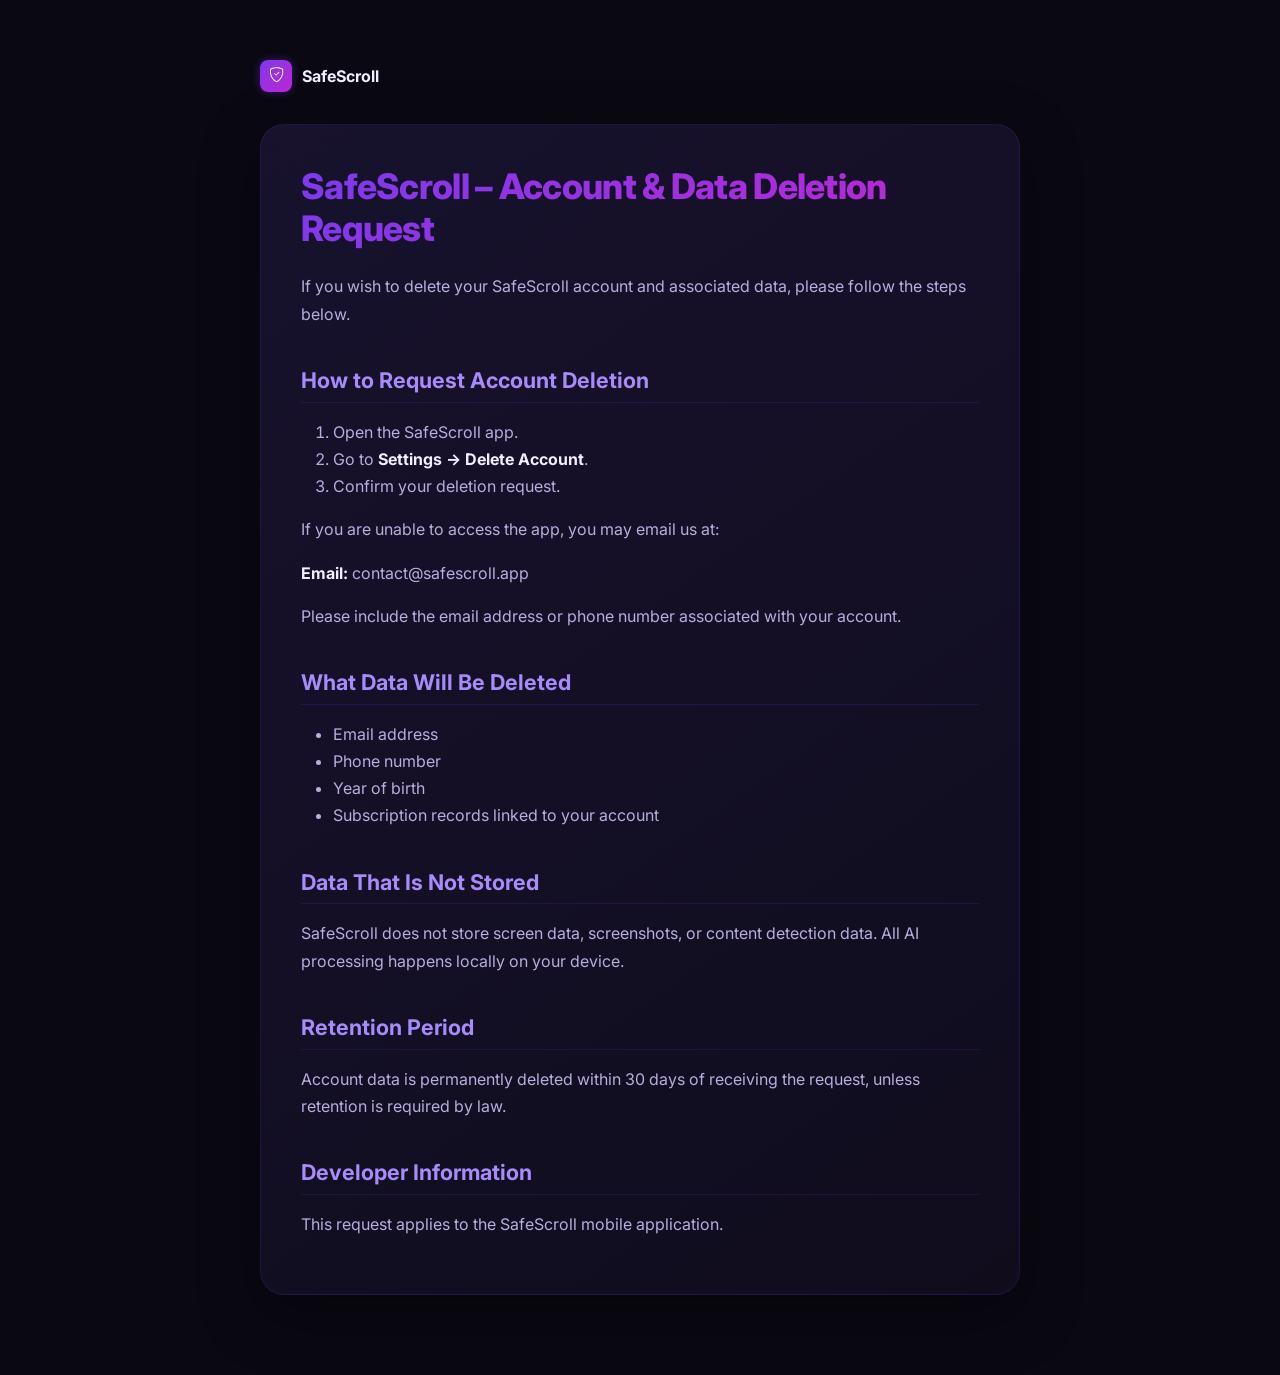
<file: account-deletion.html>
<!DOCTYPE html>
<html lang="en">
<head>
    <meta charset="UTF-8">
    <title>SafeScroll – Account & Data Deletion</title>
    <meta name="viewport" content="width=device-width, initial-scale=1.0">
    <!-- Google Fonts -->
    <link rel="preconnect" href="https://fonts.googleapis.com">
    <link rel="preconnect" href="https://fonts.gstatic.com" crossorigin>
    <link href="https://fonts.googleapis.com/css2?family=Inter:wght@400;500;600;700;800;900&display=swap" rel="stylesheet">
    <!-- Bootstrap CSS -->
    <link href="https://cdn.jsdelivr.net/npm/bootstrap@5.3.2/dist/css/bootstrap.min.css" rel="stylesheet">
    <!-- Bootstrap Icons -->
    <link rel="stylesheet" href="https://cdn.jsdelivr.net/npm/bootstrap-icons@1.11.1/font/bootstrap-icons.css">
    <!-- Custom CSS -->
    <link rel="stylesheet" href="styles.css">
    <!-- Favicon -->
    <link rel="icon" type="image/png" href="favicon.png">
    <link rel="apple-touch-icon" href="favicon.png">
    <style>
        body {
            background-color: var(--bg-base);
            color: var(--text-primary);
            font-family: 'Inter', sans-serif;
            min-height: 100vh;
            padding-top: 60px;
            padding-bottom: 80px;
        }
        .legal-container {
            max-width: 800px;
        }
        .legal-card {
            background: var(--gradient-card);
            border: 1px solid var(--border-subtle);
            border-radius: var(--radius-xl);
            padding: 40px;
            backdrop-filter: blur(20px);
            box-shadow: var(--shadow-card);
        }
        h1 {
            font-weight: 800;
            font-size: 2.2rem;
            letter-spacing: -0.02em;
            margin-bottom: 1.5rem;
            background: var(--gradient-brand);
            -webkit-background-clip: text;
            -webkit-text-fill-color: transparent;
            background-clip: text;
        }
        h2 {
            font-weight: 700;
            font-size: 1.35rem;
            color: var(--violet-300);
            margin-top: 2.5rem;
            margin-bottom: 1rem;
            border-bottom: 1px solid var(--border-subtle);
            padding-bottom: 8px;
        }
        p, li {
            color: var(--text-secondary);
            line-height: 1.7;
        }
        strong {
            color: var(--text-primary);
        }
        .logo-back {
            display: inline-flex;
            align-items: center;
            gap: 10px;
            text-decoration: none;
            color: var(--text-primary);
            font-weight: 700;
            margin-bottom: 2rem;
            transition: color 0.2s ease;
        }
        .logo-back:hover {
            color: var(--violet-300);
        }
        .logo-back .logo-icon {
            width: 32px;
            height: 32px;
            background: var(--gradient-brand);
            border-radius: var(--radius-sm);
            display: flex;
            align-items: center;
            justify-content: center;
            color: white;
            font-size: 0.95rem;
            box-shadow: 0 0 10px rgba(124,58,237,0.4);
        }
    </style>
</head>
<body>

<div class="container legal-container">
    <a href="index.html" class="logo-back">
        <div class="logo-icon"><i class="bi bi-shield-check"></i></div>
        <span>SafeScroll</span>
    </a>

    <div class="legal-card">
        <h1>SafeScroll – Account & Data Deletion Request</h1>

        <p>If you wish to delete your SafeScroll account and associated data, please follow the steps below.</p>

        <h2>How to Request Account Deletion</h2>
        <ol>
            <li>Open the SafeScroll app.</li>
            <li>Go to <strong>Settings → Delete Account</strong>.</li>
            <li>Confirm your deletion request.</li>
        </ol>

        <p>If you are unable to access the app, you may email us at:</p>
        <p><strong>Email:</strong> contact@safescroll.app</p>
        <p>Please include the email address or phone number associated with your account.</p>

        <h2>What Data Will Be Deleted</h2>
        <ul>
            <li>Email address</li>
            <li>Phone number</li>
            <li>Year of birth</li>
            <li>Subscription records linked to your account</li>
        </ul>

        <h2>Data That Is Not Stored</h2>
        <p>SafeScroll does not store screen data, screenshots, or content detection data. All AI processing happens locally on your device.</p>

        <h2>Retention Period</h2>
        <p>Account data is permanently deleted within 30 days of receiving the request, unless retention is required by law.</p>

        <h2>Developer Information</h2>
        <p>This request applies to the SafeScroll mobile application.</p>
    </div>
</div>

</body>
</html>
</file>
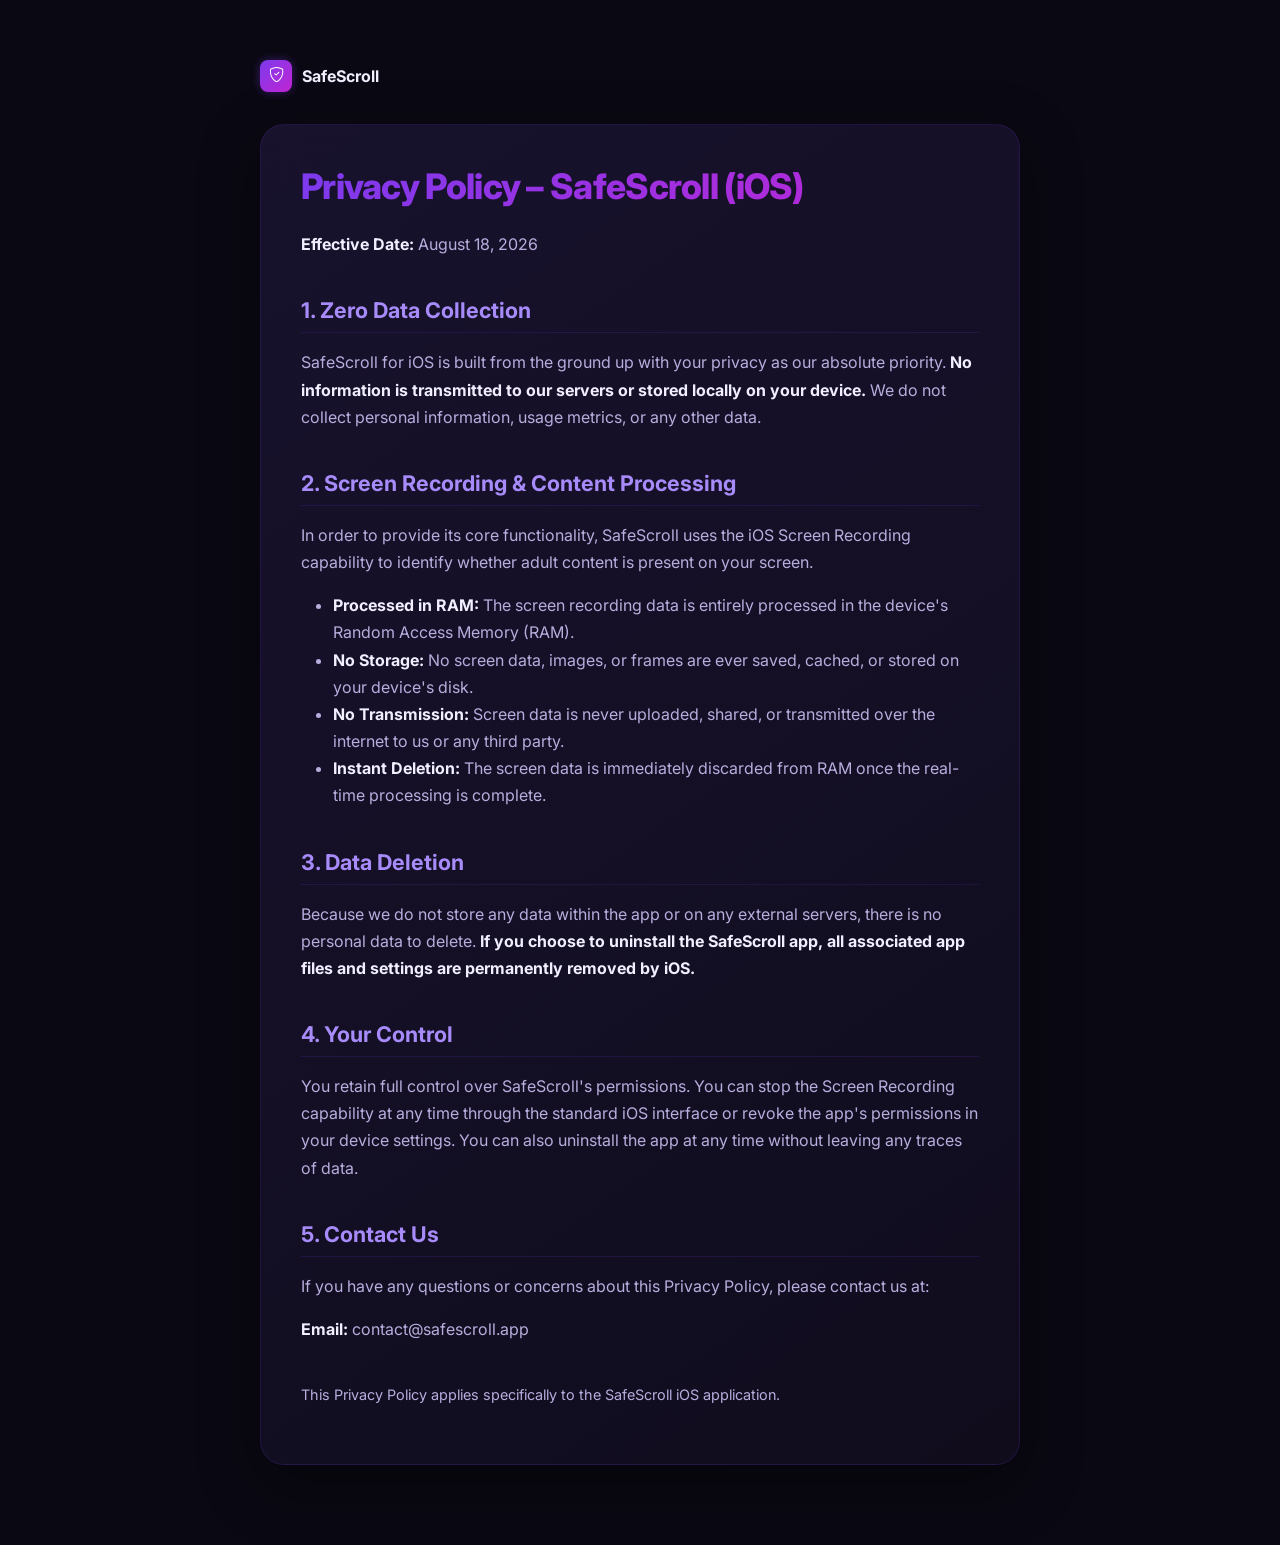
<file: ios-policy.html>
<!DOCTYPE html>
<html lang="en">
<head>
    <meta charset="UTF-8">
    <title>SafeScroll iOS Privacy Policy</title>
    <meta name="viewport" content="width=device-width, initial-scale=1.0">
    <!-- Google Fonts -->
    <link rel="preconnect" href="https://fonts.googleapis.com">
    <link rel="preconnect" href="https://fonts.gstatic.com" crossorigin>
    <link href="https://fonts.googleapis.com/css2?family=Inter:wght@400;500;600;700;800;900&display=swap" rel="stylesheet">
    <!-- Bootstrap CSS -->
    <link href="https://cdn.jsdelivr.net/npm/bootstrap@5.3.2/dist/css/bootstrap.min.css" rel="stylesheet">
    <!-- Bootstrap Icons -->
    <link rel="stylesheet" href="https://cdn.jsdelivr.net/npm/bootstrap-icons@1.11.1/font/bootstrap-icons.css">
    <!-- Custom CSS -->
    <link rel="stylesheet" href="styles.css">
    <!-- Favicon -->
    <link rel="icon" type="image/png" href="favicon.png">
    <link rel="apple-touch-icon" href="favicon.png">
    <style>
        body {
            background-color: var(--bg-base);
            color: var(--text-primary);
            font-family: 'Inter', sans-serif;
            min-height: 100vh;
            padding-top: 60px;
            padding-bottom: 80px;
        }
        .legal-container {
            max-width: 800px;
        }
        .legal-card {
            background: var(--gradient-card);
            border: 1px solid var(--border-subtle);
            border-radius: var(--radius-xl);
            padding: 40px;
            backdrop-filter: blur(20px);
            box-shadow: var(--shadow-card);
        }
        h1 {
            font-weight: 800;
            font-size: 2.2rem;
            letter-spacing: -0.02em;
            margin-bottom: 1.5rem;
            background: var(--gradient-brand);
            -webkit-background-clip: text;
            -webkit-text-fill-color: transparent;
            background-clip: text;
        }
        h2 {
            font-weight: 700;
            font-size: 1.35rem;
            color: var(--violet-300);
            margin-top: 2.5rem;
            margin-bottom: 1rem;
            border-bottom: 1px solid var(--border-subtle);
            padding-bottom: 8px;
        }
        p, li {
            color: var(--text-secondary);
            line-height: 1.7;
        }
        strong {
            color: var(--text-primary);
        }
        .logo-back {
            display: inline-flex;
            align-items: center;
            gap: 10px;
            text-decoration: none;
            color: var(--text-primary);
            font-weight: 700;
            margin-bottom: 2rem;
            transition: color 0.2s ease;
        }
        .logo-back:hover {
            color: var(--violet-300);
        }
        .logo-back .logo-icon {
            width: 32px;
            height: 32px;
            background: var(--gradient-brand);
            border-radius: var(--radius-sm);
            display: flex;
            align-items: center;
            justify-content: center;
            color: white;
            font-size: 0.95rem;
            box-shadow: 0 0 10px rgba(124,58,237,0.4);
        }
        .section {
            margin-bottom: 25px;
        }
        .footer {
            margin-top: 40px;
            font-size: 0.9em;
            color: var(--text-muted);
        }
    </style>
</head>
<body>

<div class="container legal-container">
    <a href="index.html" class="logo-back">
        <div class="logo-icon"><i class="bi bi-shield-check"></i></div>
        <span>SafeScroll</span>
    </a>

    <div class="legal-card">
        <h1>Privacy Policy – SafeScroll (iOS)</h1>
        <p><strong>Effective Date:</strong> August 18, 2026</p>

        <div class="section">
        <h2>1. Zero Data Collection</h2>
        <p>SafeScroll for iOS is built from the ground up with your privacy as our absolute priority. <strong>No information is transmitted to our servers or stored locally on your device.</strong> We do not collect personal information, usage metrics, or any other data.</p>
        </div>

        <div class="section">
        <h2>2. Screen Recording & Content Processing</h2>
        <p>In order to provide its core functionality, SafeScroll uses the iOS Screen Recording capability to identify whether adult content is present on your screen.</p>
        <ul>
            <li><strong>Processed in RAM:</strong> The screen recording data is entirely processed in the device's Random Access Memory (RAM).</li>
            <li><strong>No Storage:</strong> No screen data, images, or frames are ever saved, cached, or stored on your device's disk.</li>
            <li><strong>No Transmission:</strong> Screen data is never uploaded, shared, or transmitted over the internet to us or any third party.</li>
            <li><strong>Instant Deletion:</strong> The screen data is immediately discarded from RAM once the real-time processing is complete.</li>
        </ul>
        </div>

        <div class="section">
        <h2>3. Data Deletion</h2>
        <p>Because we do not store any data within the app or on any external servers, there is no personal data to delete. <strong>If you choose to uninstall the SafeScroll app, all associated app files and settings are permanently removed by iOS.</strong></p>
        </div>

        <div class="section">
        <h2>4. Your Control</h2>
        <p>You retain full control over SafeScroll's permissions. You can stop the Screen Recording capability at any time through the standard iOS interface or revoke the app's permissions in your device settings. You can also uninstall the app at any time without leaving any traces of data.</p>
        </div>

        <div class="section">
        <h2>5. Contact Us</h2>
        <p>If you have any questions or concerns about this Privacy Policy, please contact us at:</p>
        <p><strong>Email:</strong> contact@safescroll.app</p>
        </div>

        <div class="footer">
        <p>This Privacy Policy applies specifically to the SafeScroll iOS application.</p>
        </div>
    </div>
</div>

</body>
</html>
</file>
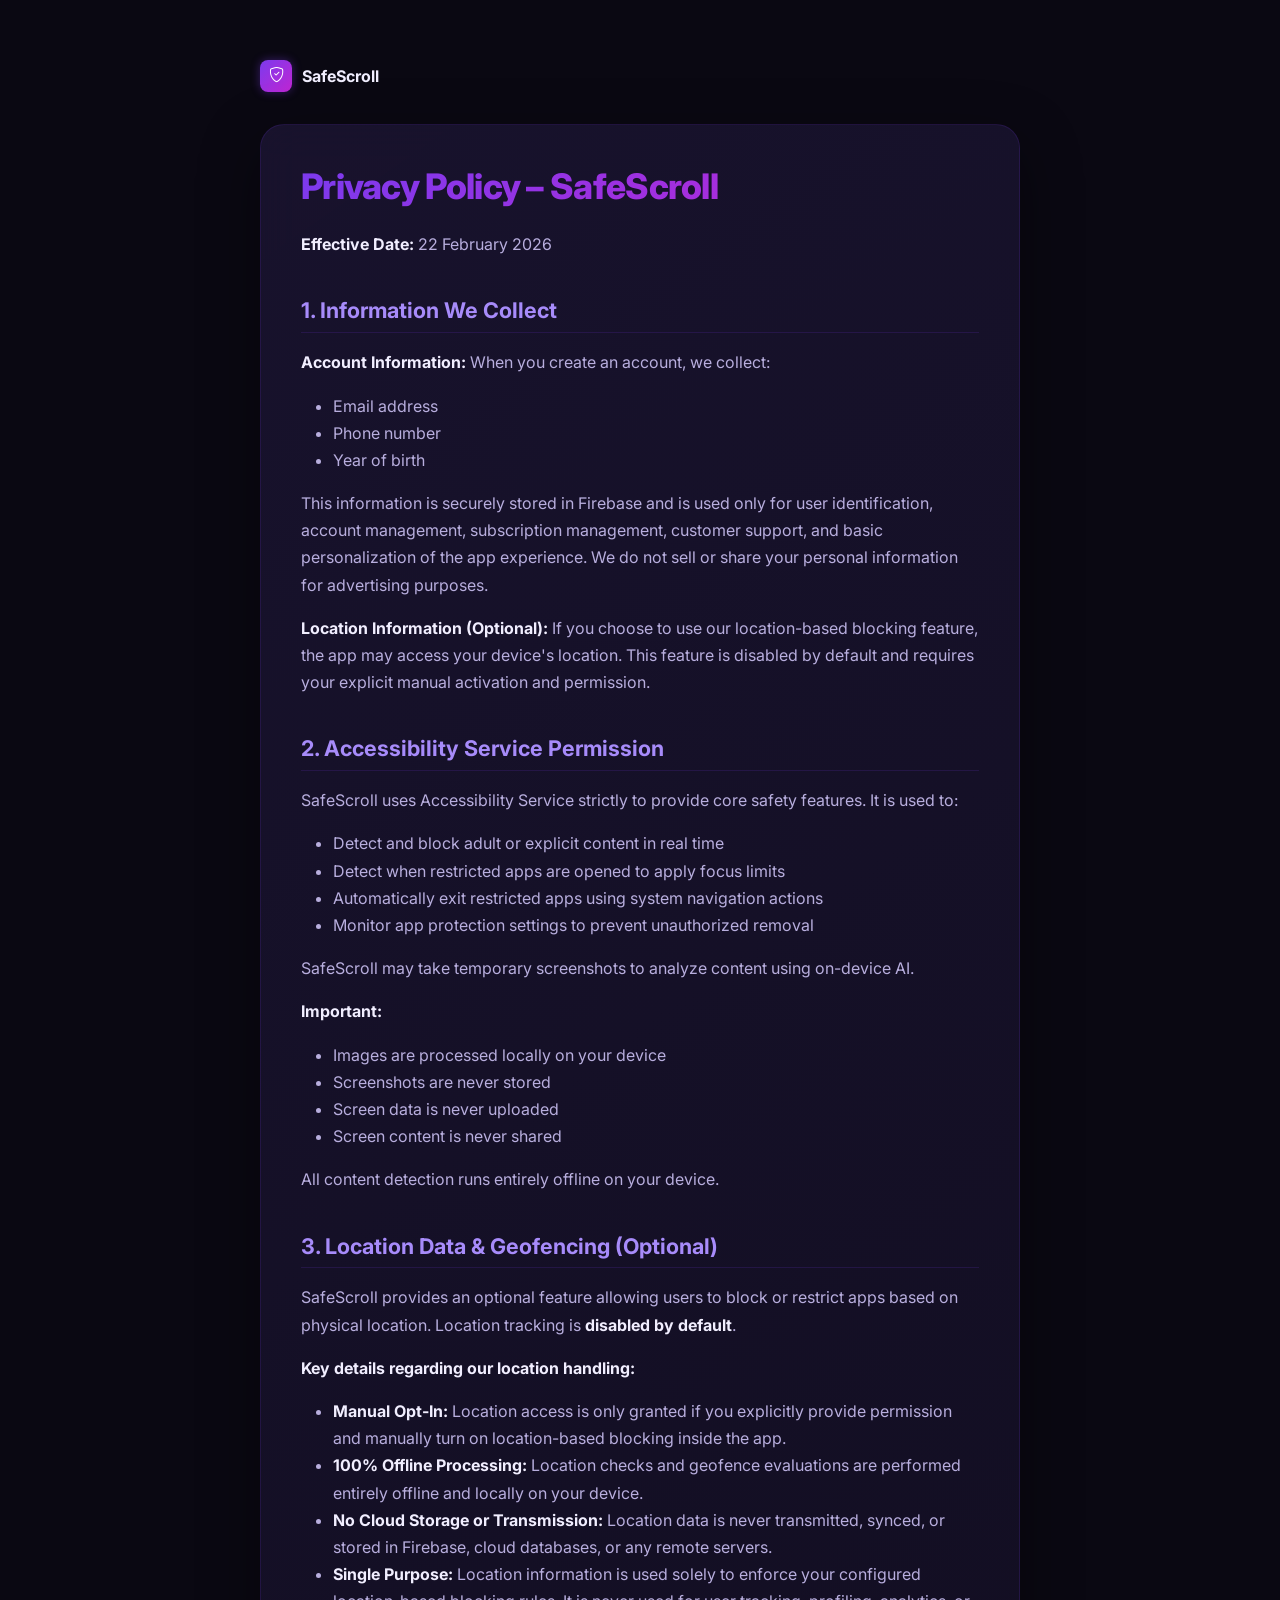
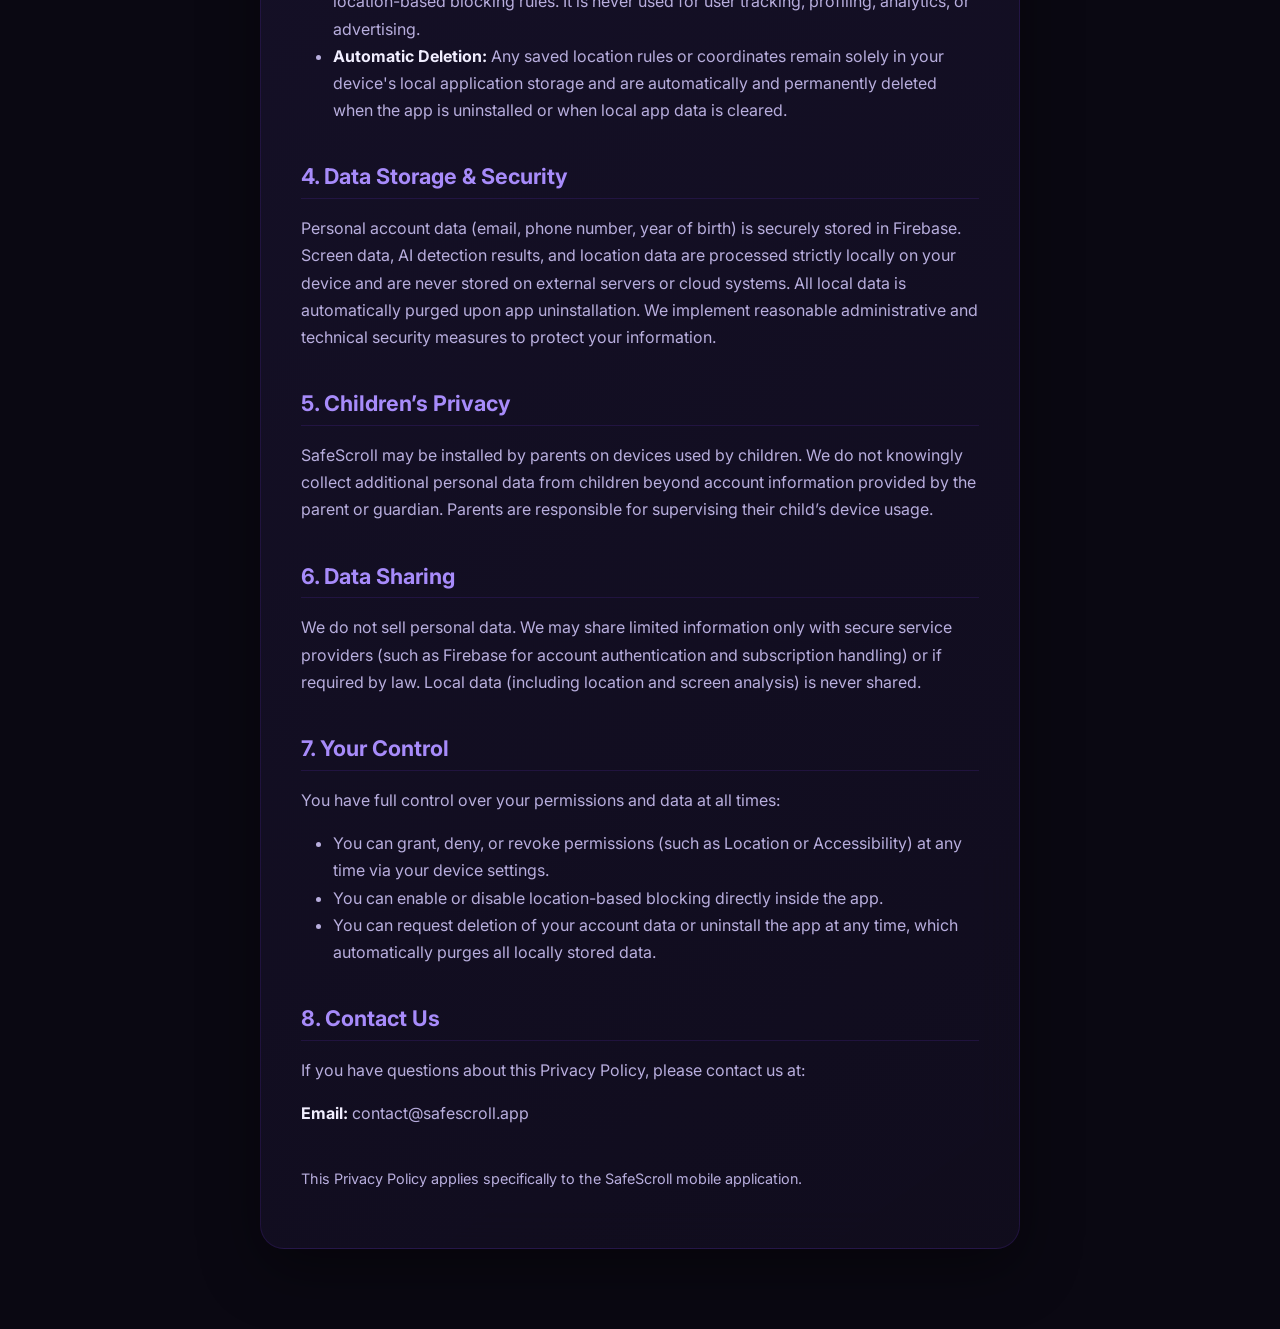
<file: policy.html>
<!DOCTYPE html>
<html lang="en">
<head>
    <meta charset="UTF-8">
    <title>SafeScroll Privacy Policy</title>
    <meta name="viewport" content="width=device-width, initial-scale=1.0">
    <!-- Google Fonts -->
    <link rel="preconnect" href="https://fonts.googleapis.com">
    <link rel="preconnect" href="https://fonts.gstatic.com" crossorigin>
    <link href="https://fonts.googleapis.com/css2?family=Inter:wght@400;500;600;700;800;900&display=swap" rel="stylesheet">
    <!-- Bootstrap CSS -->
    <link href="https://cdn.jsdelivr.net/npm/bootstrap@5.3.2/dist/css/bootstrap.min.css" rel="stylesheet">
    <!-- Bootstrap Icons -->
    <link rel="stylesheet" href="https://cdn.jsdelivr.net/npm/bootstrap-icons@1.11.1/font/bootstrap-icons.css">
    <!-- Custom CSS -->
    <link rel="stylesheet" href="styles.css">
    <!-- Favicon -->
    <link rel="icon" type="image/png" href="favicon.png">
    <link rel="apple-touch-icon" href="favicon.png">
    <style>
        body {
            background-color: var(--bg-base);
            color: var(--text-primary);
            font-family: 'Inter', sans-serif;
            min-height: 100vh;
            padding-top: 60px;
            padding-bottom: 80px;
        }
        .legal-container {
            max-width: 800px;
        }
        .legal-card {
            background: var(--gradient-card);
            border: 1px solid var(--border-subtle);
            border-radius: var(--radius-xl);
            padding: 40px;
            backdrop-filter: blur(20px);
            box-shadow: var(--shadow-card);
        }
        h1 {
            font-weight: 800;
            font-size: 2.2rem;
            letter-spacing: -0.02em;
            margin-bottom: 1.5rem;
            background: var(--gradient-brand);
            -webkit-background-clip: text;
            -webkit-text-fill-color: transparent;
            background-clip: text;
        }
        h2 {
            font-weight: 700;
            font-size: 1.35rem;
            color: var(--violet-300);
            margin-top: 2.5rem;
            margin-bottom: 1rem;
            border-bottom: 1px solid var(--border-subtle);
            padding-bottom: 8px;
        }
        p, li {
            color: var(--text-secondary);
            line-height: 1.7;
        }
        strong {
            color: var(--text-primary);
        }
        .logo-back {
            display: inline-flex;
            align-items: center;
            gap: 10px;
            text-decoration: none;
            color: var(--text-primary);
            font-weight: 700;
            margin-bottom: 2rem;
            transition: color 0.2s ease;
        }
        .logo-back:hover {
            color: var(--violet-300);
        }
        .logo-back .logo-icon {
            width: 32px;
            height: 32px;
            background: var(--gradient-brand);
            border-radius: var(--radius-sm);
            display: flex;
            align-items: center;
            justify-content: center;
            color: white;
            font-size: 0.95rem;
            box-shadow: 0 0 10px rgba(124,58,237,0.4);
        }
        .section {
            margin-bottom: 25px;
        }
        .footer {
            margin-top: 40px;
            font-size: 0.9em;
            color: var(--text-muted);
        }
    </style>
</head>
<body>

<div class="container legal-container">
    <a href="index.html" class="logo-back">
        <div class="logo-icon"><i class="bi bi-shield-check"></i></div>
        <span>SafeScroll</span>
    </a>

    <div class="legal-card">
        <h1>Privacy Policy – SafeScroll</h1>
        <p><strong>Effective Date:</strong> 22 February 2026</p>

        <div class="section">
        <h2>1. Information We Collect</h2>
        <p><strong>Account Information:</strong> When you create an account, we collect:</p>
        <ul>
            <li>Email address</li>
            <li>Phone number</li>
            <li>Year of birth</li>
        </ul>
        <p>This information is securely stored in Firebase and is used only for user identification, account management, subscription management, customer support, and basic personalization of the app experience. We do not sell or share your personal information for advertising purposes.</p>
        <p><strong>Location Information (Optional):</strong> If you choose to use our location-based blocking feature, the app may access your device's location. This feature is disabled by default and requires your explicit manual activation and permission.</p>
        </div>

        <div class="section">
        <h2>2. Accessibility Service Permission</h2>
        <p>SafeScroll uses Accessibility Service strictly to provide core safety features. It is used to:</p>
        <ul>
            <li>Detect and block adult or explicit content in real time</li>
            <li>Detect when restricted apps are opened to apply focus limits</li>
            <li>Automatically exit restricted apps using system navigation actions</li>
            <li>Monitor app protection settings to prevent unauthorized removal</li>
        </ul>
        <p>SafeScroll may take temporary screenshots to analyze content using on-device AI.</p>
        <p><strong>Important:</strong></p>
        <ul>
            <li>Images are processed locally on your device</li>
            <li>Screenshots are never stored</li>
            <li>Screen data is never uploaded</li>
            <li>Screen content is never shared</li>
        </ul>
        <p>All content detection runs entirely offline on your device.</p>
        </div>

        <div class="section">
        <h2>3. Location Data & Geofencing (Optional)</h2>
        <p>SafeScroll provides an optional feature allowing users to block or restrict apps based on physical location. Location tracking is <strong>disabled by default</strong>.</p>
        <p><strong>Key details regarding our location handling:</strong></p>
        <ul>
            <li><strong>Manual Opt-In:</strong> Location access is only granted if you explicitly provide permission and manually turn on location-based blocking inside the app.</li>
            <li><strong>100% Offline Processing:</strong> Location checks and geofence evaluations are performed entirely offline and locally on your device.</li>
            <li><strong>No Cloud Storage or Transmission:</strong> Location data is never transmitted, synced, or stored in Firebase, cloud databases, or any remote servers.</li>
            <li><strong>Single Purpose:</strong> Location information is used solely to enforce your configured location-based blocking rules. It is never used for user tracking, profiling, analytics, or advertising.</li>
            <li><strong>Automatic Deletion:</strong> Any saved location rules or coordinates remain solely in your device's local application storage and are automatically and permanently deleted when the app is uninstalled or when local app data is cleared.</li>
        </ul>
        </div>

        <div class="section">
        <h2>4. Data Storage & Security</h2>
        <p>Personal account data (email, phone number, year of birth) is securely stored in Firebase. Screen data, AI detection results, and location data are processed strictly locally on your device and are never stored on external servers or cloud systems. All local data is automatically purged upon app uninstallation. We implement reasonable administrative and technical security measures to protect your information.</p>
        </div>

        <div class="section">
        <h2>5. Children’s Privacy</h2>
        <p>SafeScroll may be installed by parents on devices used by children. We do not knowingly collect additional personal data from children beyond account information provided by the parent or guardian. Parents are responsible for supervising their child’s device usage.</p>
        </div>

        <div class="section">
        <h2>6. Data Sharing</h2>
        <p>We do not sell personal data. We may share limited information only with secure service providers (such as Firebase for account authentication and subscription handling) or if required by law. Local data (including location and screen analysis) is never shared.</p>
        </div>

        <div class="section">
        <h2>7. Your Control</h2>
        <p>You have full control over your permissions and data at all times:</p>
        <ul>
            <li>You can grant, deny, or revoke permissions (such as Location or Accessibility) at any time via your device settings.</li>
            <li>You can enable or disable location-based blocking directly inside the app.</li>
            <li>You can request deletion of your account data or uninstall the app at any time, which automatically purges all locally stored data.</li>
        </ul>
        </div>

        <div class="section">
        <h2>8. Contact Us</h2>
        <p>If you have questions about this Privacy Policy, please contact us at:</p>
        <p><strong>Email:</strong> contact@safescroll.app</p>
        </div>

        <div class="footer">
        <p>This Privacy Policy applies specifically to the SafeScroll mobile application.</p>
        </div>
    </div>
</div>

</body>
</html>
</file>
<file: styles.css>
/* SafeScroll — Dark Violet Professional Theme */

/* ─── Design Tokens ────────────────────────────────────────────── */
:root {
    --bg-base:        #0a0812;
    --bg-surface:     #110d1e;
    --bg-elevated:    #1a1430;
    --bg-glass:       rgba(26, 20, 48, 0.7);

    --violet-900:     #2d1b69;
    --violet-700:     #5b21b6;
    --violet-500:     #7c3aed;
    --violet-400:     #8b5cf6;
    --violet-300:     #a78bfa;
    --violet-200:     #c4b5fd;
    --violet-100:     #ede9fe;

    --accent-glow:    #7c3aed;
    --accent-purple:  #9333ea;
    --accent-fuchsia: #c026d3;
    --accent-indigo:  #4f46e5;

    --text-primary:   #f1eeff;
    --text-secondary: #b8aede;
    --text-muted:     #7c6fa0;
    --text-dim:       #4a4267;

    --border-subtle:  rgba(124, 58, 237, 0.15);
    --border-glow:    rgba(124, 58, 237, 0.4);

    --gradient-brand: linear-gradient(135deg, #7c3aed 0%, #c026d3 100%);
    --gradient-dark:  linear-gradient(135deg, #0a0812 0%, #1a1430 100%);
    --gradient-card:  linear-gradient(145deg, rgba(26,20,48,0.9), rgba(17,13,30,0.95));

    --shadow-glow:    0 0 40px rgba(124, 58, 237, 0.25);
    --shadow-card:    0 20px 60px rgba(0, 0, 0, 0.4);
    --shadow-sm:      0 4px 20px rgba(0, 0, 0, 0.3);

    --radius-xl:      24px;
    --radius-lg:      16px;
    --radius-md:      12px;
    --radius-sm:      8px;
    --radius-full:    9999px;
}

/* ─── Base ─────────────────────────────────────────────────────── */
*, *::before, *::after { box-sizing: border-box; }

html { scroll-behavior: smooth; }

body {
    background-color: var(--bg-base);
    color: var(--text-primary);
    font-family: 'Inter', system-ui, -apple-system, sans-serif;
    -webkit-font-smoothing: antialiased;
    text-rendering: optimizeLegibility;
    overflow-x: hidden;
}

section { scroll-margin-top: 80px; }

/* ─── Typography ───────────────────────────────────────────────── */
h1, h2, h3, h4, h5, h6 {
    color: var(--text-primary);
    line-height: 1.2;
}

p { color: var(--text-secondary); }

.text-muted { color: var(--text-muted) !important; }

.text-gradient {
    background: var(--gradient-brand);
    -webkit-background-clip: text;
    -webkit-text-fill-color: transparent;
    background-clip: text;
}

.text-primary  { color: var(--violet-400) !important; }
.text-success  { color: #34d399 !important; }
.text-warning  { color: #fbbf24 !important; }
.text-info     { color: var(--violet-300) !important; }
.text-danger   { color: #f87171 !important; }

/* ─── Layout ───────────────────────────────────────────────────── */
.container { padding-left: 20px; padding-right: 20px; }

/* ─── Navbar ───────────────────────────────────────────────────── */
.navbar {
    background: rgba(10, 8, 18, 0.85) !important;
    backdrop-filter: blur(20px);
    -webkit-backdrop-filter: blur(20px);
    border-bottom: 1px solid var(--border-subtle);
    transition: all 0.3s ease;
    padding: 14px 0;
}

.navbar.scrolled {
    background: rgba(10, 8, 18, 0.97) !important;
    box-shadow: 0 4px 30px rgba(0,0,0,0.5), 0 0 0 1px var(--border-subtle);
}

.navbar-brand {
    font-weight: 800;
    font-size: 1.4rem;
    color: var(--text-primary) !important;
    letter-spacing: -0.02em;
}

.nav-link {
    color: var(--text-secondary) !important;
    font-weight: 500;
    font-size: 0.95rem;
    transition: color 0.2s ease;
    padding: 6px 14px !important;
}

.nav-link:hover { color: var(--violet-300) !important; }

.navbar-toggler {
    border: 1px solid var(--border-subtle);
    border-radius: var(--radius-sm);
    padding: 6px 10px;
}

.navbar-toggler-icon {
    background-image: url("data:image/svg+xml,%3csvg xmlns='http://www.w3.org/2000/svg' viewBox='0 0 30 30'%3e%3cpath stroke='rgba%28167,139,250,1%29' stroke-linecap='round' stroke-miterlimit='10' stroke-width='2' d='M4 7h22M4 15h22M4 23h22'/%3e%3c/svg%3e");
}

/* ─── Logo Icon ────────────────────────────────────────────────── */
.logo-icon {
    width: 38px;
    height: 38px;
    background: var(--gradient-brand);
    border-radius: var(--radius-sm);
    display: flex;
    align-items: center;
    justify-content: center;
    color: white;
    font-size: 1.1rem;
    box-shadow: 0 0 16px rgba(124,58,237,0.5);
    flex-shrink: 0;
}

/* ─── Buttons ──────────────────────────────────────────────────── */
.btn {
    font-weight: 600;
    transition: all 0.25s ease;
    border-radius: var(--radius-full);
    font-size: 0.95rem;
}

.btn:hover { transform: translateY(-2px); }
.btn:active { transform: translateY(0); }

.btn-primary-violet {
    background: var(--gradient-brand);
    border: none;
    color: #fff;
    padding: 14px 28px;
    box-shadow: 0 8px 32px rgba(124, 58, 237, 0.35);
    position: relative;
    overflow: hidden;
}

.btn-primary-violet::before {
    content: '';
    position: absolute;
    inset: 0;
    background: linear-gradient(135deg, #9333ea 0%, #d946ef 100%);
    opacity: 0;
    transition: opacity 0.25s ease;
}

.btn-primary-violet:hover { color: #fff; box-shadow: 0 12px 40px rgba(124,58,237,0.5); }
.btn-primary-violet:hover::before { opacity: 1; }
.btn-primary-violet span { position: relative; z-index: 1; }
.btn-primary-violet i { position: relative; z-index: 1; }

.btn-outline-violet {
    background: transparent;
    border: 1.5px solid var(--border-glow);
    color: var(--violet-300);
    padding: 14px 28px;
}

.btn-outline-violet:hover {
    background: rgba(124, 58, 237, 0.12);
    border-color: var(--violet-400);
    color: var(--violet-200);
    box-shadow: 0 0 20px rgba(124,58,237,0.2);
}

.btn-ghost {
    background: rgba(255,255,255,0.05);
    border: 1px solid rgba(255,255,255,0.08);
    color: var(--text-secondary);
    padding: 14px 28px;
}

.btn-ghost:hover {
    background: rgba(255,255,255,0.1);
    color: var(--text-primary);
}

.btn-waitlist {
    background: linear-gradient(135deg, #1a1430 0%, #2d1b69 100%);
    border: 1.5px solid var(--border-glow);
    color: var(--violet-200);
    padding: 14px 28px;
}

.btn-waitlist:hover {
    background: linear-gradient(135deg, #2d1b69 0%, #5b21b6 100%);
    color: #fff;
    box-shadow: 0 8px 30px rgba(124,58,237,0.3);
}

/* ─── Gradient glow backgrounds ───────────────────────────────── */
.bg-glow-orb {
    position: absolute;
    border-radius: 50%;
    filter: blur(80px);
    pointer-events: none;
    z-index: 0;
}

/* ─── Hero Section ─────────────────────────────────────────────── */
.hero-section {
    min-height: 100vh;
    background: var(--bg-base);
    position: relative;
    overflow: hidden;
    display: flex;
    align-items: center;
    padding-top: 80px;
}

.hero-section .orb-1 {
    width: 600px; height: 600px;
    background: radial-gradient(circle, rgba(124,58,237,0.22) 0%, transparent 70%);
    top: -200px; left: -200px;
}

.hero-section .orb-2 {
    width: 500px; height: 500px;
    background: radial-gradient(circle, rgba(192,38,211,0.15) 0%, transparent 70%);
    bottom: -100px; right: -100px;
}

.hero-section .orb-3 {
    width: 300px; height: 300px;
    background: radial-gradient(circle, rgba(79,70,229,0.18) 0%, transparent 70%);
    top: 40%; right: 20%;
}

.hero-eyebrow {
    display: inline-flex;
    align-items: center;
    gap: 8px;
    background: rgba(124, 58, 237, 0.12);
    border: 1px solid var(--border-glow);
    border-radius: var(--radius-full);
    padding: 6px 16px;
    font-size: 0.82rem;
    font-weight: 600;
    color: var(--violet-300);
    letter-spacing: 0.04em;
    text-transform: uppercase;
    margin-bottom: 1.5rem;
}

.hero-eyebrow .dot {
    width: 6px; height: 6px;
    background: #34d399;
    border-radius: 50%;
    animation: pulse-dot 2s infinite;
}

@keyframes pulse-dot {
    0%, 100% { opacity: 1; box-shadow: 0 0 0 0 rgba(52,211,153,0.6); }
    50%       { opacity: 0.8; box-shadow: 0 0 0 6px rgba(52,211,153,0); }
}

.hero-title {
    font-size: clamp(2.4rem, 5vw, 4rem);
    font-weight: 800;
    line-height: 1.1;
    letter-spacing: -0.03em;
    margin-bottom: 1.5rem;
}

.hero-subtitle {
    font-size: clamp(1rem, 2vw, 1.15rem);
    color: var(--text-secondary);
    line-height: 1.7;
    margin-bottom: 2.5rem;
    max-width: 520px;
}

/* Platform pill badges */
.platform-pills {
    display: flex;
    flex-wrap: wrap;
    gap: 10px;
    margin-bottom: 2rem;
}

.platform-pill {
    display: inline-flex;
    align-items: center;
    gap: 6px;
    background: rgba(255,255,255,0.04);
    border: 1px solid rgba(255,255,255,0.08);
    border-radius: var(--radius-full);
    padding: 5px 12px;
    font-size: 0.8rem;
    font-weight: 500;
    color: var(--text-muted);
}

.platform-pill img { width: 16px; height: 16px; }

/* Hero CTA group */
.hero-cta-group {
    display: flex;
    flex-wrap: wrap;
    gap: 14px;
    margin-bottom: 2.5rem;
}

/* Download badge (real store badges style) */
.store-badge {
    display: inline-flex;
    align-items: center;
    gap: 12px;
    background: var(--bg-elevated);
    border: 1.5px solid var(--border-glow);
    border-radius: var(--radius-md);
    padding: 12px 20px;
    text-decoration: none;
    transition: all 0.25s ease;
    min-width: 180px;
}

.store-badge:hover {
    background: rgba(124,58,237,0.15);
    border-color: var(--violet-500);
    transform: translateY(-3px);
    box-shadow: 0 12px 40px rgba(124,58,237,0.25);
}

.store-badge-icon {
    font-size: 1.8rem;
    color: var(--violet-300);
    flex-shrink: 0;
}

.store-badge-text { text-align: left; }
.store-badge-sub {
    font-size: 0.72rem;
    color: var(--text-muted);
    display: block;
    line-height: 1;
    margin-bottom: 2px;
}
.store-badge-name {
    font-size: 1rem;
    font-weight: 700;
    color: var(--text-primary);
    display: block;
    line-height: 1;
}

/* iOS badge special – "coming soon" look */
.store-badge.ios-badge {
    border-color: rgba(124,58,237,0.25);
    opacity: 0.85;
}

.store-badge.ios-badge:hover {
    opacity: 1;
    border-color: var(--violet-400);
    cursor: pointer;
}

/* Hero trust row */
.hero-trust-row {
    display: flex;
    flex-wrap: wrap;
    align-items: center;
    gap: 20px;
}

.trust-badge {
    display: inline-flex;
    align-items: center;
    gap: 6px;
    font-size: 0.83rem;
    font-weight: 500;
    color: var(--text-muted);
}

.trust-badge i { color: #34d399; font-size: 0.9rem; }

/* Hero image side */
.hero-image-wrapper {
    position: relative;
    display: flex;
    justify-content: center;
    align-items: center;
}

.hero-phone-glow {
    position: absolute;
    width: 70%;
    height: 70%;
    background: radial-gradient(circle, rgba(124,58,237,0.35) 0%, transparent 70%);
    border-radius: 50%;
    z-index: 0;
    animation: breathe 4s ease-in-out infinite;
}

@keyframes breathe {
    0%, 100% { transform: scale(1); opacity: 0.7; }
    50%       { transform: scale(1.08); opacity: 1; }
}

.hero-phone-img {
    position: relative;
    z-index: 1;
    max-height: 580px;
    width: auto;
    max-width: 100%;
    filter: drop-shadow(0 30px 80px rgba(124,58,237,0.4));
    border-radius: var(--radius-xl);
}

/* Floating badges on hero image */
.hero-float-badge {
    position: absolute;
    background: rgba(17, 13, 30, 0.92);
    backdrop-filter: blur(12px);
    border: 1px solid var(--border-glow);
    border-radius: var(--radius-md);
    padding: 10px 16px;
    font-size: 0.8rem;
    font-weight: 600;
    color: var(--text-primary);
    display: flex;
    align-items: center;
    gap: 8px;
    z-index: 2;
    white-space: nowrap;
    box-shadow: 0 8px 24px rgba(0,0,0,0.3);
    animation: float 3s ease-in-out infinite;
}

.hero-float-badge:nth-child(2) { animation-delay: -1s; }
.hero-float-badge:nth-child(3) { animation-delay: -2s; }

@keyframes float {
    0%, 100% { transform: translateY(0); }
    50%       { transform: translateY(-8px); }
}

.hero-float-badge.badge-top    { top: 8%; right: -5%; }
.hero-float-badge.badge-mid    { top: 45%; left: -8%; }
.hero-float-badge.badge-bottom { bottom: 12%; right: 0%; }

.badge-dot-green { width: 8px; height: 8px; background: #34d399; border-radius: 50%; flex-shrink: 0; }
.badge-dot-violet { width: 8px; height: 8px; background: var(--violet-400); border-radius: 50%; flex-shrink: 0; animation: pulse-dot 2s infinite; }

/* ─── Stats Row ────────────────────────────────────────────────── */
.stats-strip {
    background: var(--bg-surface);
    border-top: 1px solid var(--border-subtle);
    border-bottom: 1px solid var(--border-subtle);
    padding: 40px 0;
}

.stat-item { text-align: center; }

.stat-number {
    font-size: 2.4rem;
    font-weight: 800;
    letter-spacing: -0.04em;
    background: var(--gradient-brand);
    -webkit-background-clip: text;
    -webkit-text-fill-color: transparent;
    background-clip: text;
    display: block;
}

.stat-label {
    font-size: 0.85rem;
    color: var(--text-muted);
    font-weight: 500;
    display: block;
    margin-top: 4px;
}

.stat-divider {
    width: 1px;
    height: 60px;
    background: var(--border-subtle);
    align-self: center;
}

/* ─── Section Shared ───────────────────────────────────────────── */
.section-dark { background: var(--bg-base); }
.section-surface { background: var(--bg-surface); }

.section-eyebrow {
    display: inline-flex;
    align-items: center;
    gap: 8px;
    color: var(--violet-400);
    font-size: 0.82rem;
    font-weight: 700;
    letter-spacing: 0.08em;
    text-transform: uppercase;
    margin-bottom: 1rem;
}

.section-eyebrow::before {
    content: '';
    display: block;
    width: 20px; height: 2px;
    background: var(--gradient-brand);
    border-radius: 2px;
}

.section-title {
    font-size: clamp(1.8rem, 4vw, 2.8rem);
    font-weight: 800;
    letter-spacing: -0.03em;
    margin-bottom: 1rem;
}

.section-desc {
    font-size: 1.05rem;
    color: var(--text-secondary);
    max-width: 560px;
    margin: 0 auto;
    line-height: 1.7;
}

/* ─── Cards (glass) ────────────────────────────────────────────── */
.glass-card {
    background: var(--gradient-card);
    border: 1px solid var(--border-subtle);
    border-radius: var(--radius-xl);
    backdrop-filter: blur(20px);
    transition: all 0.3s ease;
    overflow: hidden;
}

.glass-card:hover {
    border-color: var(--border-glow);
    box-shadow: var(--shadow-glow);
    transform: translateY(-4px);
}

.card-icon-wrap {
    width: 56px; height: 56px;
    border-radius: var(--radius-md);
    display: flex;
    align-items: center;
    justify-content: center;
    font-size: 1.4rem;
    flex-shrink: 0;
}

.card-icon-violet { background: rgba(124,58,237,0.15); color: var(--violet-400); }
.card-icon-green  { background: rgba(52,211,153,0.12); color: #34d399; }
.card-icon-amber  { background: rgba(251,191,36,0.12); color: #fbbf24; }
.card-icon-red    { background: rgba(248,113,113,0.12); color: #f87171; }
.card-icon-fuchsia{ background: rgba(192,38,211,0.12); color: #e879f9; }
.card-icon-indigo { background: rgba(99,102,241,0.12); color: #818cf8; }

/* ─── Problem Section ──────────────────────────────────────────── */
.problem-card {
    padding: 28px;
    height: 100%;
}

.problem-stat-highlight {
    font-size: 2.8rem;
    font-weight: 800;
    letter-spacing: -0.04em;
    color: #f87171;
    line-height: 1;
    margin-bottom: 4px;
}

/* ─── How It Works ─────────────────────────────────────────────── */
.step-card {
    padding: 32px 28px;
    height: 100%;
    position: relative;
}

.step-number-badge {
    width: 36px; height: 36px;
    background: var(--gradient-brand);
    border-radius: 50%;
    display: flex;
    align-items: center;
    justify-content: center;
    font-weight: 800;
    font-size: 0.9rem;
    color: #fff;
    flex-shrink: 0;
    box-shadow: 0 4px 16px rgba(124,58,237,0.4);
}

.step-connector {
    position: absolute;
    top: 50px;
    right: -24px;
    width: 48px;
    height: 2px;
    background: linear-gradient(90deg, var(--violet-700), transparent);
    z-index: 1;
}

/* ─── Platform Support ─────────────────────────────────────────── */
.platform-grid {
    display: flex;
    flex-wrap: wrap;
    gap: 16px;
    justify-content: center;
}

.platform-chip {
    display: inline-flex;
    align-items: center;
    gap: 10px;
    background: var(--bg-elevated);
    border: 1px solid var(--border-subtle);
    border-radius: var(--radius-md);
    padding: 12px 20px;
    font-weight: 600;
    font-size: 0.9rem;
    color: var(--text-secondary);
    transition: all 0.25s ease;
}

.platform-chip:hover {
    border-color: var(--border-glow);
    color: var(--text-primary);
    background: rgba(124,58,237,0.08);
    transform: translateY(-2px);
}

.platform-chip i { font-size: 1.2rem; }

/* ─── Download / CTA section ───────────────────────────────────── */
.download-section {
    background: var(--bg-base);
    position: relative;
    overflow: hidden;
}

.download-section .orb-1 {
    width: 700px; height: 400px;
    background: radial-gradient(ellipse, rgba(124,58,237,0.18) 0%, transparent 70%);
    left: -200px; top: 50%;
    transform: translateY(-50%);
}

.download-card {
    background: var(--bg-elevated);
    border: 1px solid var(--border-glow);
    border-radius: var(--radius-xl);
    padding: 48px;
    position: relative;
    overflow: hidden;
}

.download-card::before {
    content: '';
    position: absolute;
    top: 0; left: 0; right: 0;
    height: 3px;
    background: var(--gradient-brand);
    border-radius: var(--radius-xl) var(--radius-xl) 0 0;
}

.download-platform-label {
    font-size: 0.75rem;
    font-weight: 700;
    letter-spacing: 0.1em;
    text-transform: uppercase;
    color: var(--violet-400);
    margin-bottom: 0.75rem;
}

.download-title {
    font-size: 1.6rem;
    font-weight: 800;
    letter-spacing: -0.02em;
    margin-bottom: 0.75rem;
}

.download-desc {
    color: var(--text-muted);
    font-size: 0.95rem;
    line-height: 1.6;
    margin-bottom: 1.75rem;
}

.download-btn-android {
    background: linear-gradient(135deg, #34d399, #059669);
    border: none;
    color: #fff;
    padding: 14px 28px;
    font-weight: 700;
    font-size: 1rem;
    box-shadow: 0 8px 28px rgba(52,211,153,0.3);
}

.download-btn-android:hover {
    color: #fff;
    box-shadow: 0 12px 36px rgba(52,211,153,0.45);
    transform: translateY(-3px);
}

/* ─── iOS Waitlist Section ─────────────────────────────────────── */
.waitlist-section {
    background: var(--bg-surface);
    position: relative;
    overflow: hidden;
}

.waitlist-section .orb-1 {
    width: 500px; height: 500px;
    background: radial-gradient(circle, rgba(192,38,211,0.12) 0%, transparent 70%);
    right: -150px; top: -100px;
}

.waitlist-badge {
    display: inline-flex;
    align-items: center;
    gap: 8px;
    background: rgba(192,38,211,0.1);
    border: 1px solid rgba(192,38,211,0.3);
    border-radius: var(--radius-full);
    padding: 6px 16px;
    font-size: 0.82rem;
    font-weight: 600;
    color: #e879f9;
    letter-spacing: 0.04em;
    text-transform: uppercase;
    margin-bottom: 1.25rem;
}

.waitlist-card {
    background: var(--gradient-card);
    border: 1px solid var(--border-subtle);
    border-radius: var(--radius-xl);
    padding: 48px;
    position: relative;
    max-width: 640px;
    margin: 0 auto;
}

.waitlist-card::before {
    content: '';
    position: absolute;
    inset: 0;
    border-radius: var(--radius-xl);
    background: radial-gradient(ellipse at top, rgba(192,38,211,0.06) 0%, transparent 60%);
    pointer-events: none;
}

/* Lock icon with glow */
.waitlist-lock-icon {
    width: 72px; height: 72px;
    background: linear-gradient(135deg, rgba(192,38,211,0.2), rgba(124,58,237,0.2));
    border: 1px solid rgba(192,38,211,0.3);
    border-radius: 50%;
    display: flex;
    align-items: center;
    justify-content: center;
    font-size: 2rem;
    color: #e879f9;
    margin: 0 auto 1.5rem;
    box-shadow: 0 0 30px rgba(192,38,211,0.2);
}

/* Form inputs – dark themed */
.waitlist-form .form-label {
    font-size: 0.85rem;
    font-weight: 600;
    color: var(--text-secondary);
    margin-bottom: 6px;
}

.waitlist-form .form-control,
.waitlist-form .form-select {
    background: rgba(255,255,255,0.04);
    border: 1px solid var(--border-subtle);
    border-radius: var(--radius-md);
    color: var(--text-primary);
    padding: 12px 16px;
    font-size: 0.95rem;
    transition: all 0.2s ease;
}

.waitlist-form .form-control::placeholder { color: var(--text-dim); }

.waitlist-form .form-control:focus,
.waitlist-form .form-select:focus {
    background: rgba(124,58,237,0.08);
    border-color: var(--border-glow);
    box-shadow: 0 0 0 3px rgba(124,58,237,0.15);
    color: var(--text-primary);
    outline: none;
}

.waitlist-form .form-select option {
    background: var(--bg-elevated);
    color: var(--text-primary);
}

/* Phone input group */
.phone-input-group {
    display: flex;
    gap: 10px;
}

.phone-input-group .country-select {
    flex: 0 0 130px;
}

.phone-input-group .phone-number {
    flex: 1;
}

/* Submit btn */
.btn-waitlist-submit {
    background: linear-gradient(135deg, #c026d3 0%, #7c3aed 100%);
    border: none;
    color: #fff;
    padding: 14px 32px;
    font-weight: 700;
    font-size: 1rem;
    width: 100%;
    border-radius: var(--radius-md);
    box-shadow: 0 8px 28px rgba(192,38,211,0.3);
    transition: all 0.25s ease;
}

.btn-waitlist-submit:hover {
    color: #fff;
    box-shadow: 0 12px 36px rgba(192,38,211,0.45);
    transform: translateY(-2px);
}

/* Security note */
.security-note {
    display: flex;
    align-items: center;
    justify-content: center;
    gap: 6px;
    font-size: 0.78rem;
    color: var(--text-dim);
    margin-top: 1rem;
}

.security-note i { color: #34d399; }

/* Waitlist perks */
.waitlist-perks {
    display: flex;
    flex-direction: column;
    gap: 16px;
}

.perk-item {
    display: flex;
    align-items: flex-start;
    gap: 14px;
}

.perk-icon {
    width: 40px; height: 40px;
    background: rgba(124,58,237,0.12);
    border: 1px solid var(--border-subtle);
    border-radius: var(--radius-sm);
    display: flex;
    align-items: center;
    justify-content: center;
    font-size: 1rem;
    flex-shrink: 0;
    color: var(--violet-400);
}

.perk-title {
    font-size: 0.9rem;
    font-weight: 600;
    color: var(--text-primary);
    margin-bottom: 2px;
}

.perk-desc {
    font-size: 0.82rem;
    color: var(--text-muted);
    line-height: 1.5;
    margin: 0;
}

/* Success state */
.waitlist-success {
    display: none;
    text-align: center;
    padding: 20px 0;
}

.waitlist-success .success-icon {
    width: 80px; height: 80px;
    background: rgba(52,211,153,0.12);
    border: 2px solid rgba(52,211,153,0.3);
    border-radius: 50%;
    display: flex;
    align-items: center;
    justify-content: center;
    font-size: 2.5rem;
    color: #34d399;
    margin: 0 auto 1.5rem;
    animation: pop-in 0.4s ease;
}

@keyframes pop-in {
    0%   { transform: scale(0.5); opacity: 0; }
    70%  { transform: scale(1.1); }
    100% { transform: scale(1); opacity: 1; }
}

/* ─── Accordion / FAQ ─────────────────────────────────────────── */
.accordion-item {
    background: var(--bg-elevated) !important;
    border: 1px solid var(--border-subtle) !important;
    border-radius: var(--radius-md) !important;
    margin-bottom: 10px;
    overflow: hidden;
}

.accordion-button {
    background: var(--bg-elevated) !important;
    color: var(--text-primary) !important;
    font-weight: 600;
    font-size: 0.95rem;
    border: none;
    box-shadow: none !important;
}

.accordion-button:not(.collapsed) {
    background: rgba(124,58,237,0.1) !important;
    color: var(--violet-300) !important;
}

.accordion-button::after {
    filter: invert(1) brightness(0.7);
}

.accordion-body {
    background: var(--bg-elevated);
    color: var(--text-muted);
    font-size: 0.9rem;
    line-height: 1.7;
    padding: 0 24px 24px;
}

/* ─── Contact / Support ────────────────────────────────────────── */
.contact-card {
    padding: 36px 32px;
    text-align: center;
}

.btn-whatsapp {
    background: linear-gradient(135deg, #25d366, #128c7e);
    border: none;
    color: #fff;
    padding: 14px 28px;
    font-weight: 700;
    border-radius: var(--radius-full);
    box-shadow: 0 8px 24px rgba(37,211,102,0.3);
}

.btn-whatsapp:hover {
    color: #fff;
    box-shadow: 0 12px 32px rgba(37,211,102,0.45);
    transform: translateY(-2px);
}

/* ─── Feature Grid (How it works detail) ──────────────────────── */
.feature-row {
    display: grid;
    grid-template-columns: repeat(auto-fit, minmax(260px, 1fr));
    gap: 20px;
}

.feature-item {
    display: flex;
    align-items: flex-start;
    gap: 14px;
    padding: 20px;
    background: rgba(255,255,255,0.02);
    border: 1px solid var(--border-subtle);
    border-radius: var(--radius-md);
    transition: all 0.25s ease;
}

.feature-item:hover {
    border-color: var(--border-glow);
    background: rgba(124,58,237,0.05);
}

/* ─── Footer ───────────────────────────────────────────────────── */
footer {
    background: var(--bg-surface);
    border-top: 1px solid var(--border-subtle);
    padding: 60px 0 32px;
    color: var(--text-secondary);
}

footer .footer-logo { color: var(--text-primary); font-weight: 800; }

footer a {
    color: var(--text-muted);
    text-decoration: none;
    transition: color 0.2s ease;
}

footer a:hover { color: var(--violet-300); }

.footer-heading {
    font-size: 0.82rem;
    font-weight: 700;
    letter-spacing: 0.08em;
    text-transform: uppercase;
    color: var(--text-secondary);
    margin-bottom: 1.2rem;
}

.footer-divider {
    border-color: var(--border-subtle);
    margin: 40px 0 24px;
}

.footer-bottom {
    font-size: 0.82rem;
    color: var(--text-dim);
}

/* ─── Progress/Animation bar ───────────────────────────────────── */
.progress {
    background: rgba(255,255,255,0.06);
    border-radius: var(--radius-full);
    height: 6px;
}

.progress-bar {
    background: var(--gradient-brand);
    border-radius: var(--radius-full);
}

/* ─── Animations ───────────────────────────────────────────────── */
.fade-in-up {
    opacity: 0;
    transform: translateY(24px);
    transition: opacity 0.6s ease, transform 0.6s ease;
}

.fade-in-up.visible {
    opacity: 1;
    transform: translateY(0);
}

/* ─── Responsive ───────────────────────────────────────────────── */
@media (max-width: 991.98px) {
    .hero-float-badge.badge-top    { top: 5%; right: 2%; }
    .hero-float-badge.badge-mid    { top: 45%; left: 2%; }
    .hero-float-badge.badge-bottom { bottom: 5%; right: 2%; }

    .download-card { padding: 32px 24px; }
    .waitlist-card { padding: 32px 24px; }
}

@media (max-width: 767.98px) {
    .hero-title  { font-size: 2rem; }
    .section-title { font-size: 1.7rem; }

    .hero-float-badge { display: none; }

    .phone-input-group { flex-direction: column; }
    .phone-input-group .country-select { flex: none; }

    .stat-divider { display: none; }

    .hero-cta-group { display: none !important; }

    .download-card { padding: 28px 20px; }
    .waitlist-card { padding: 28px 20px; }

    .step-connector { display: none; }

    .platform-chip { font-size: 0.82rem; padding: 10px 14px; }
}

@media (max-width: 575.98px) {
    .hero-cta-group .btn { width: 100%; justify-content: center; }
    .platform-grid { gap: 10px; }
}

/* ─── Utility overrides ────────────────────────────────────────── */
.bg-primary  { background: var(--violet-500) !important; }
.bg-light    { background: var(--bg-surface) !important; }
.bg-dark     { background: var(--bg-surface) !important; }

.badge.bg-success { background: rgba(52,211,153,0.15) !important; color: #34d399; border: 1px solid rgba(52,211,153,0.3); }
.badge.bg-warning { background: rgba(251,191,36,0.15) !important; color: #fbbf24; border: 1px solid rgba(251,191,36,0.3); }
.badge.bg-danger  { background: rgba(248,113,113,0.15) !important; color: #f87171; border: 1px solid rgba(248,113,113,0.3); }

.rounded-4 { border-radius: var(--radius-xl) !important; }
.rounded-3 { border-radius: var(--radius-lg) !important; }

/* Scrollbar */
::-webkit-scrollbar { width: 6px; }
::-webkit-scrollbar-track { background: var(--bg-base); }
::-webkit-scrollbar-thumb { background: var(--violet-900); border-radius: 3px; }
::-webkit-scrollbar-thumb:hover { background: var(--violet-700); }

/* ─── Mobile Sticky Bottom CTA Bar ─────────────────────────────── */
.mobile-sticky-cta {
    position: fixed;
    bottom: 0;
    left: 0;
    right: 0;
    background: rgba(17, 13, 30, 0.85);
    backdrop-filter: blur(16px);
    -webkit-backdrop-filter: blur(16px);
    border-top: 1px solid var(--border-glow);
    padding: 12px 16px;
    z-index: 1050;
    display: none; /* Hidden on desktop */
    justify-content: space-between;
    align-items: center;
    gap: 12px;
    box-shadow: 0 -8px 30px rgba(0, 0, 0, 0.4);
}

.mobile-sticky-cta .btn-cta-mobile {
    flex: 1;
    display: inline-flex;
    align-items: center;
    justify-content: center;
    gap: 8px;
    padding: 12px 14px;
    border-radius: var(--radius-md);
    font-size: 0.85rem;
    font-weight: 700;
    text-decoration: none;
    transition: all 0.2s ease;
}

.mobile-sticky-cta .btn-android-mobile {
    background: linear-gradient(135deg, #059669 0%, #10b981 50%, #059669 100%);
    background-size: 200% auto;
    color: #fff;
    border: none;
    animation: shimmer-move 4s linear infinite, pulse-glow-android 3s ease-in-out infinite;
}

.mobile-sticky-cta .btn-ios-mobile {
    background: linear-gradient(135deg, #7c3aed 0%, #db2777 50%, #7c3aed 100%);
    background-size: 200% auto;
    color: #fff;
    border: none;
    animation: shimmer-move 4s linear infinite, pulse-glow-ios 3s ease-in-out infinite;
}

.mobile-sticky-cta .btn-cta-mobile:active {
    transform: scale(0.97);
}

@media (max-width: 767.98px) {
    body {
        padding-bottom: 76px !important; /* Push page content up to avoid bottom-bar overlay */
    }
    .mobile-sticky-cta {
        display: flex; /* Show on mobile */
    }
}

/* ─── Mobile CTA Keyframe Animations ───────────────────────────── */
@keyframes pulse-glow-android {
    0%, 100% { box-shadow: 0 4px 12px rgba(16, 185, 129, 0.25); }
    50% { box-shadow: 0 4px 22px rgba(16, 185, 129, 0.65); }
}

@keyframes pulse-glow-ios {
    0%, 100% { box-shadow: 0 4px 12px rgba(124, 58, 237, 0.25); }
    50% { box-shadow: 0 4px 22px rgba(124, 58, 237, 0.65); }
}

@keyframes shimmer-move {
    0% { background-position: 0% 50%; }
    50% { background-position: 100% 50%; }
    100% { background-position: 0% 50%; }
}
</file>
